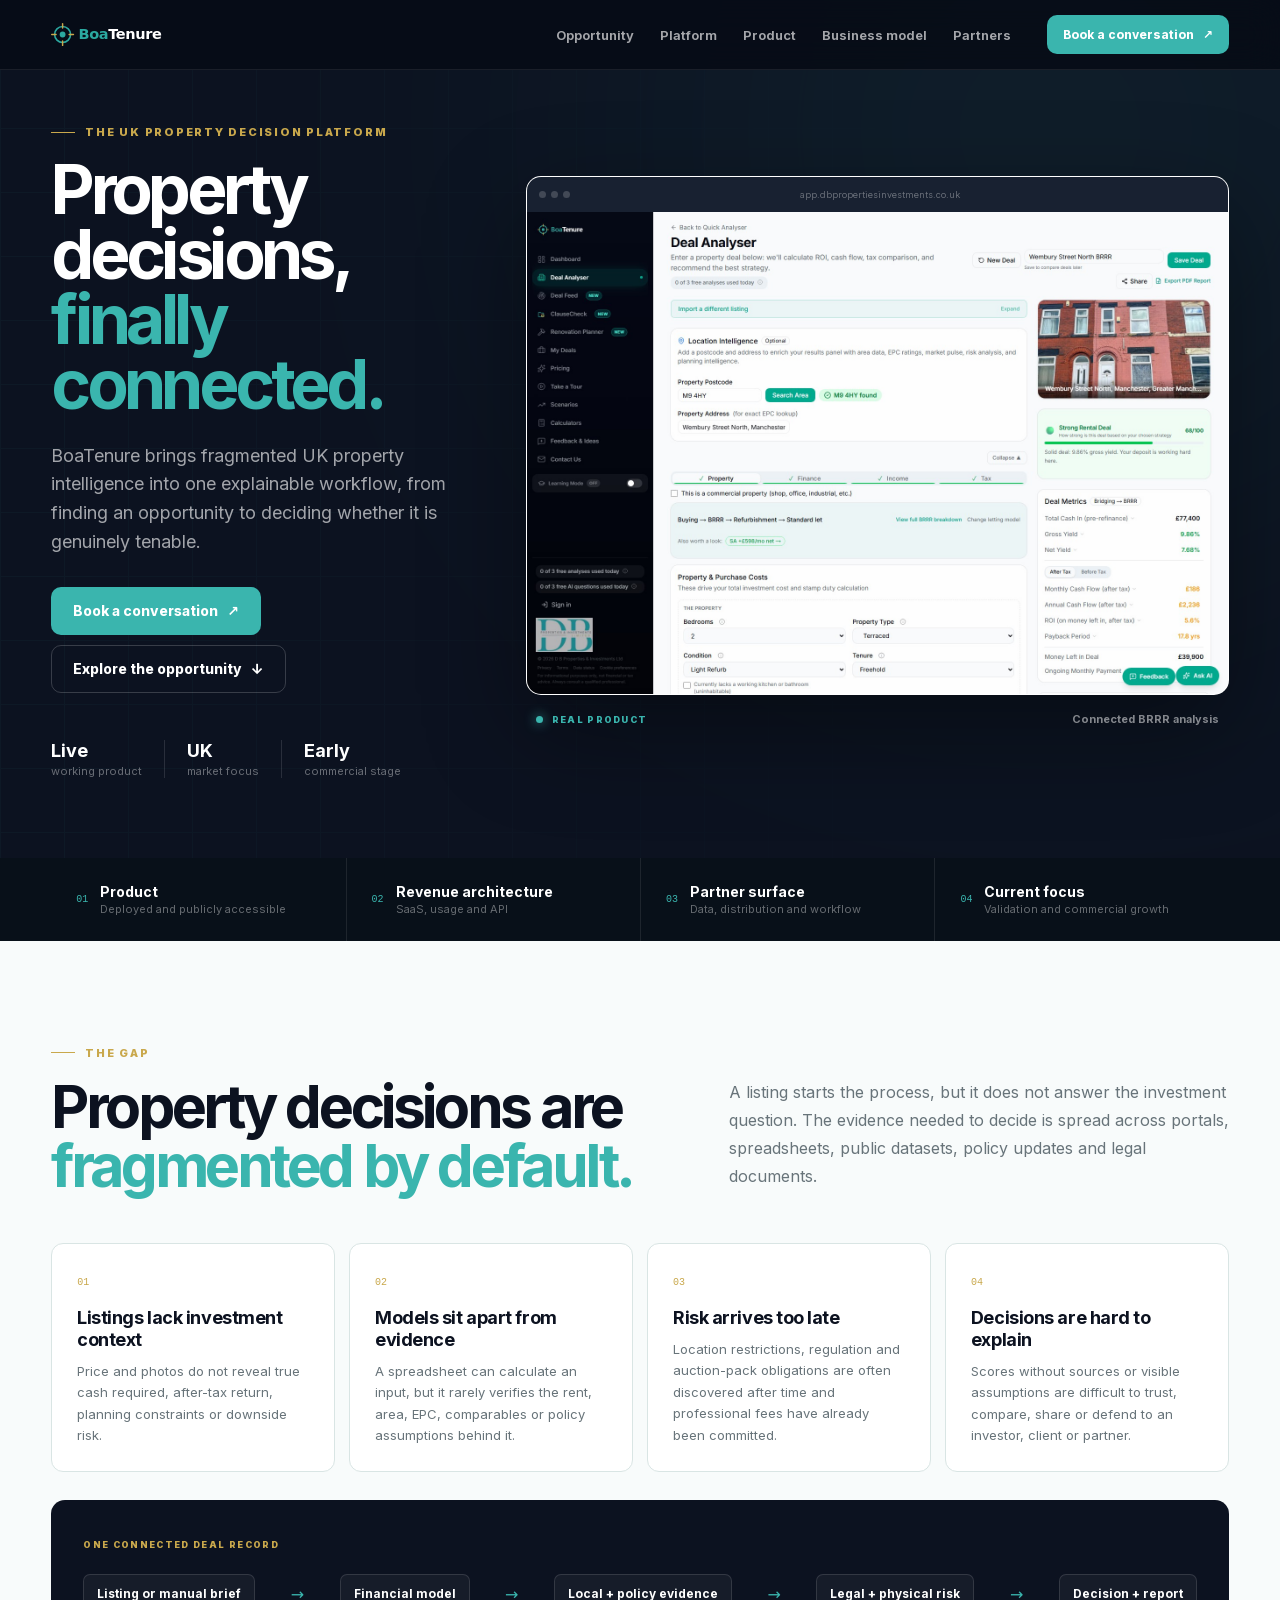
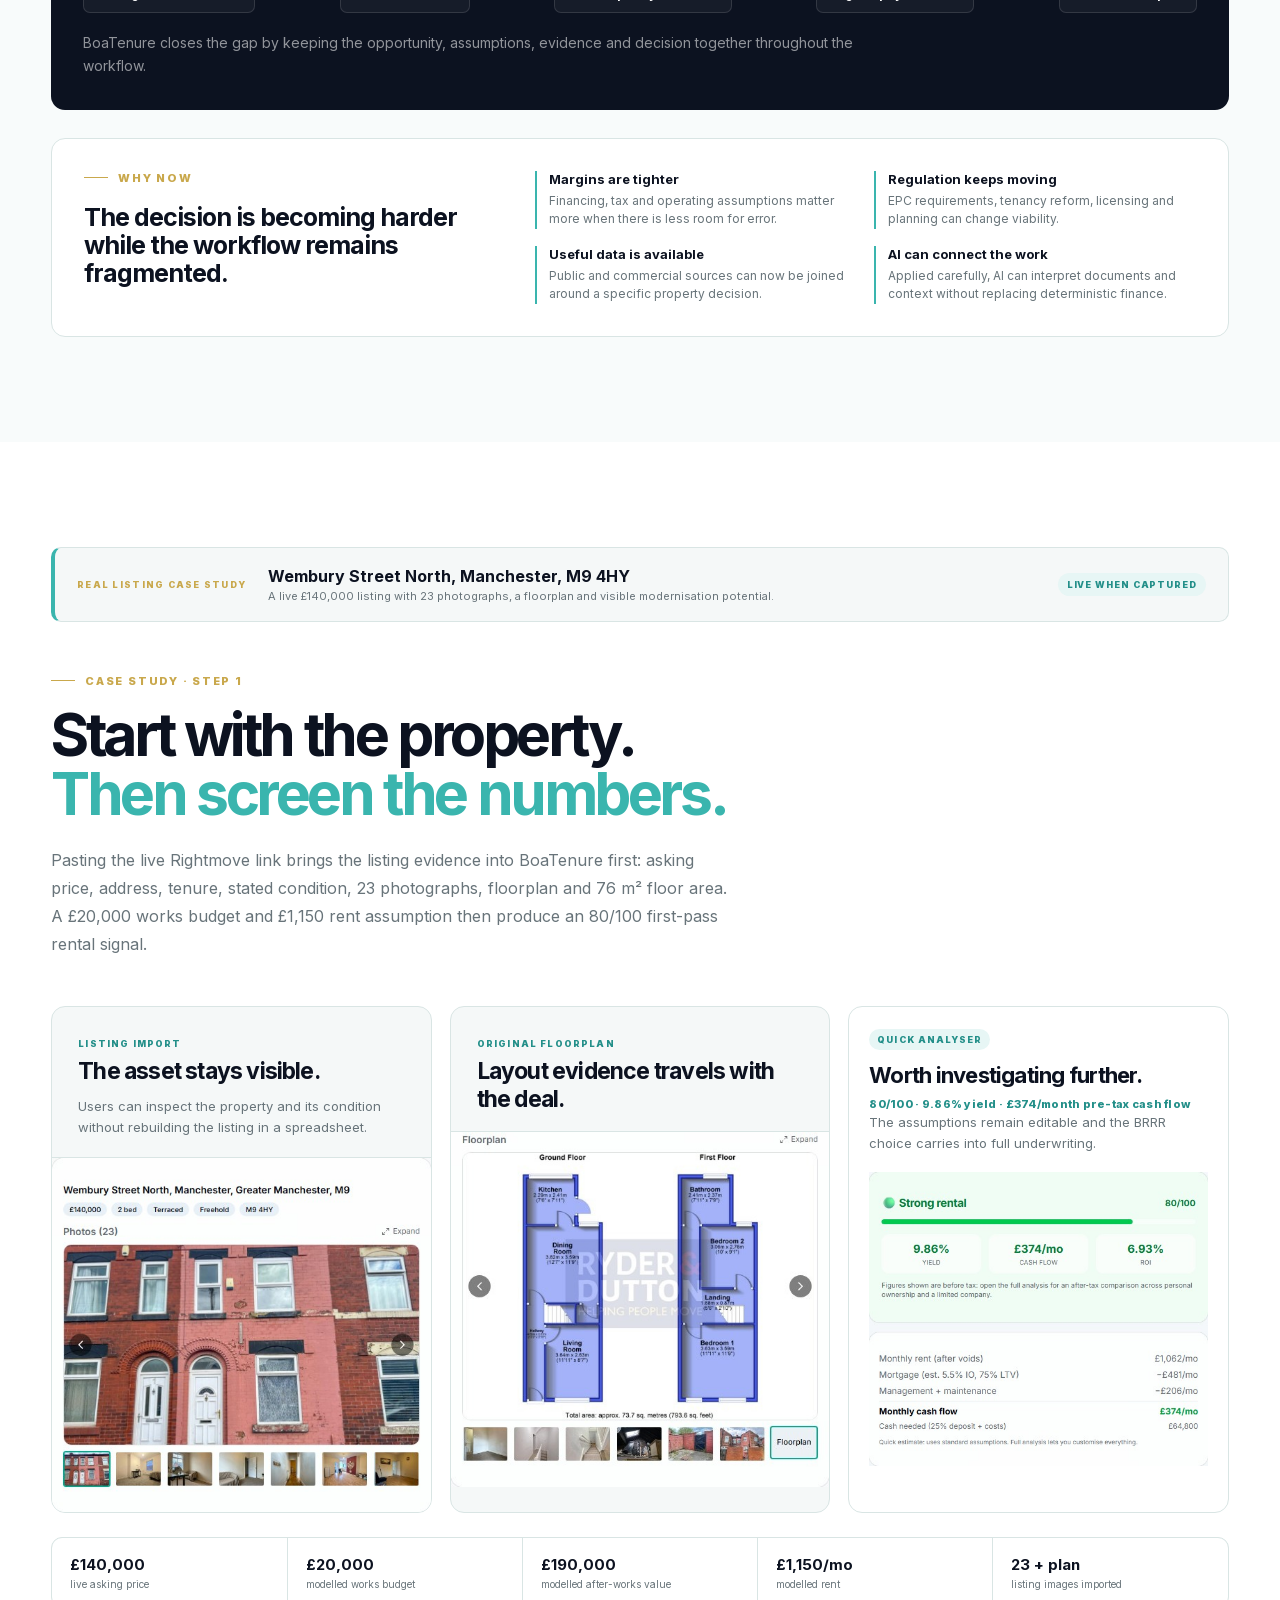
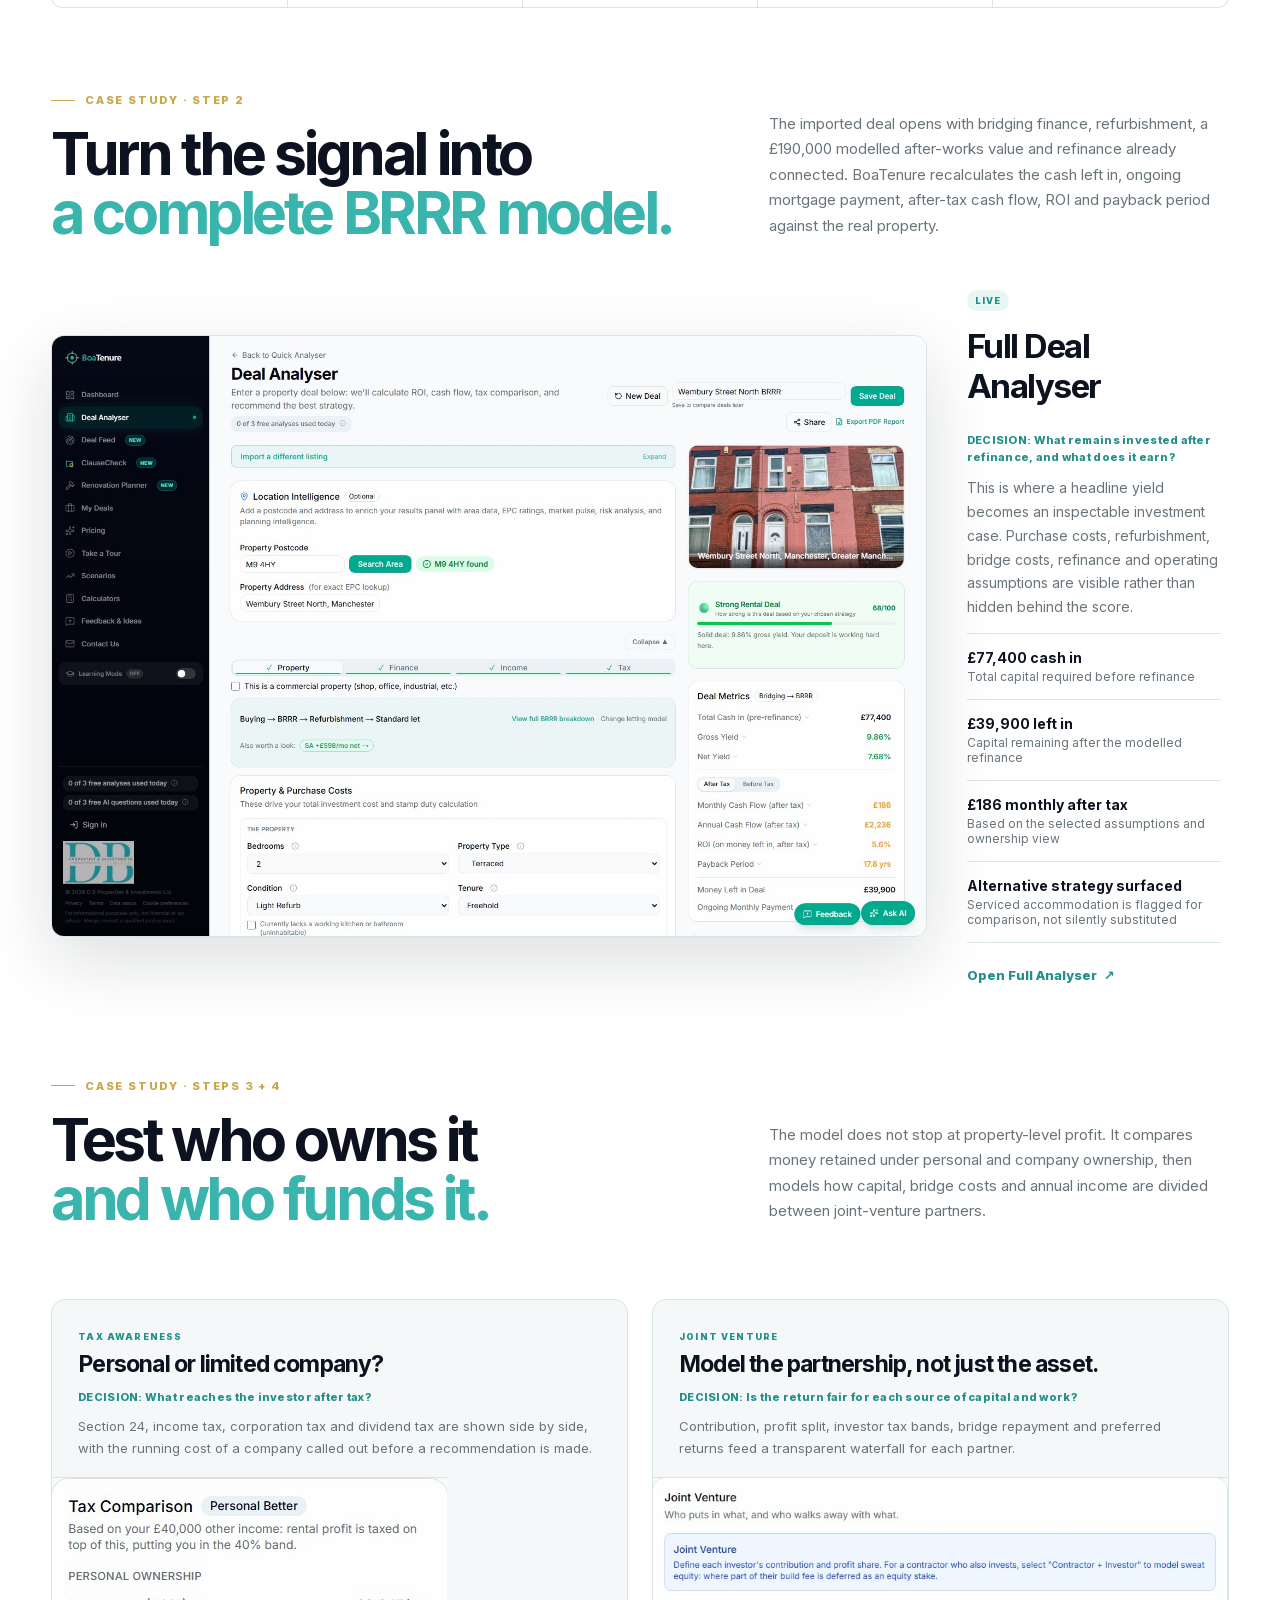
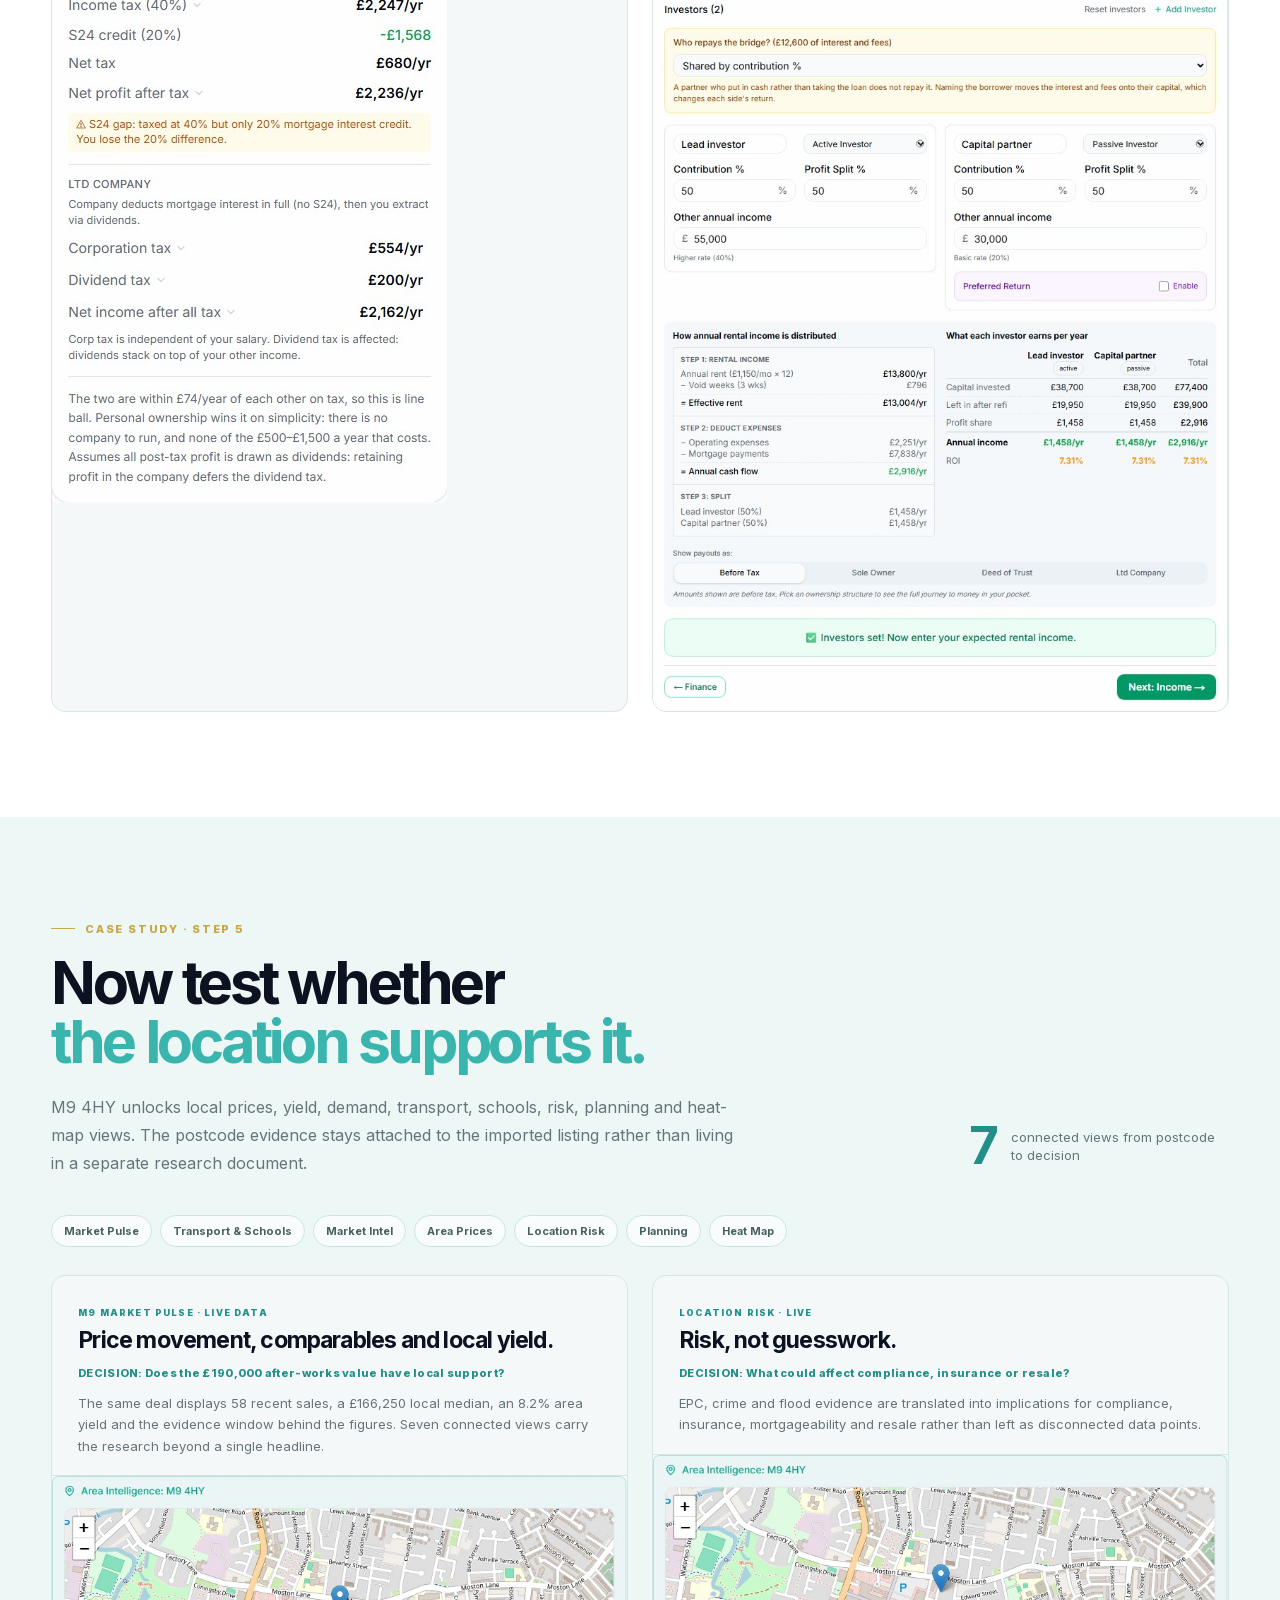
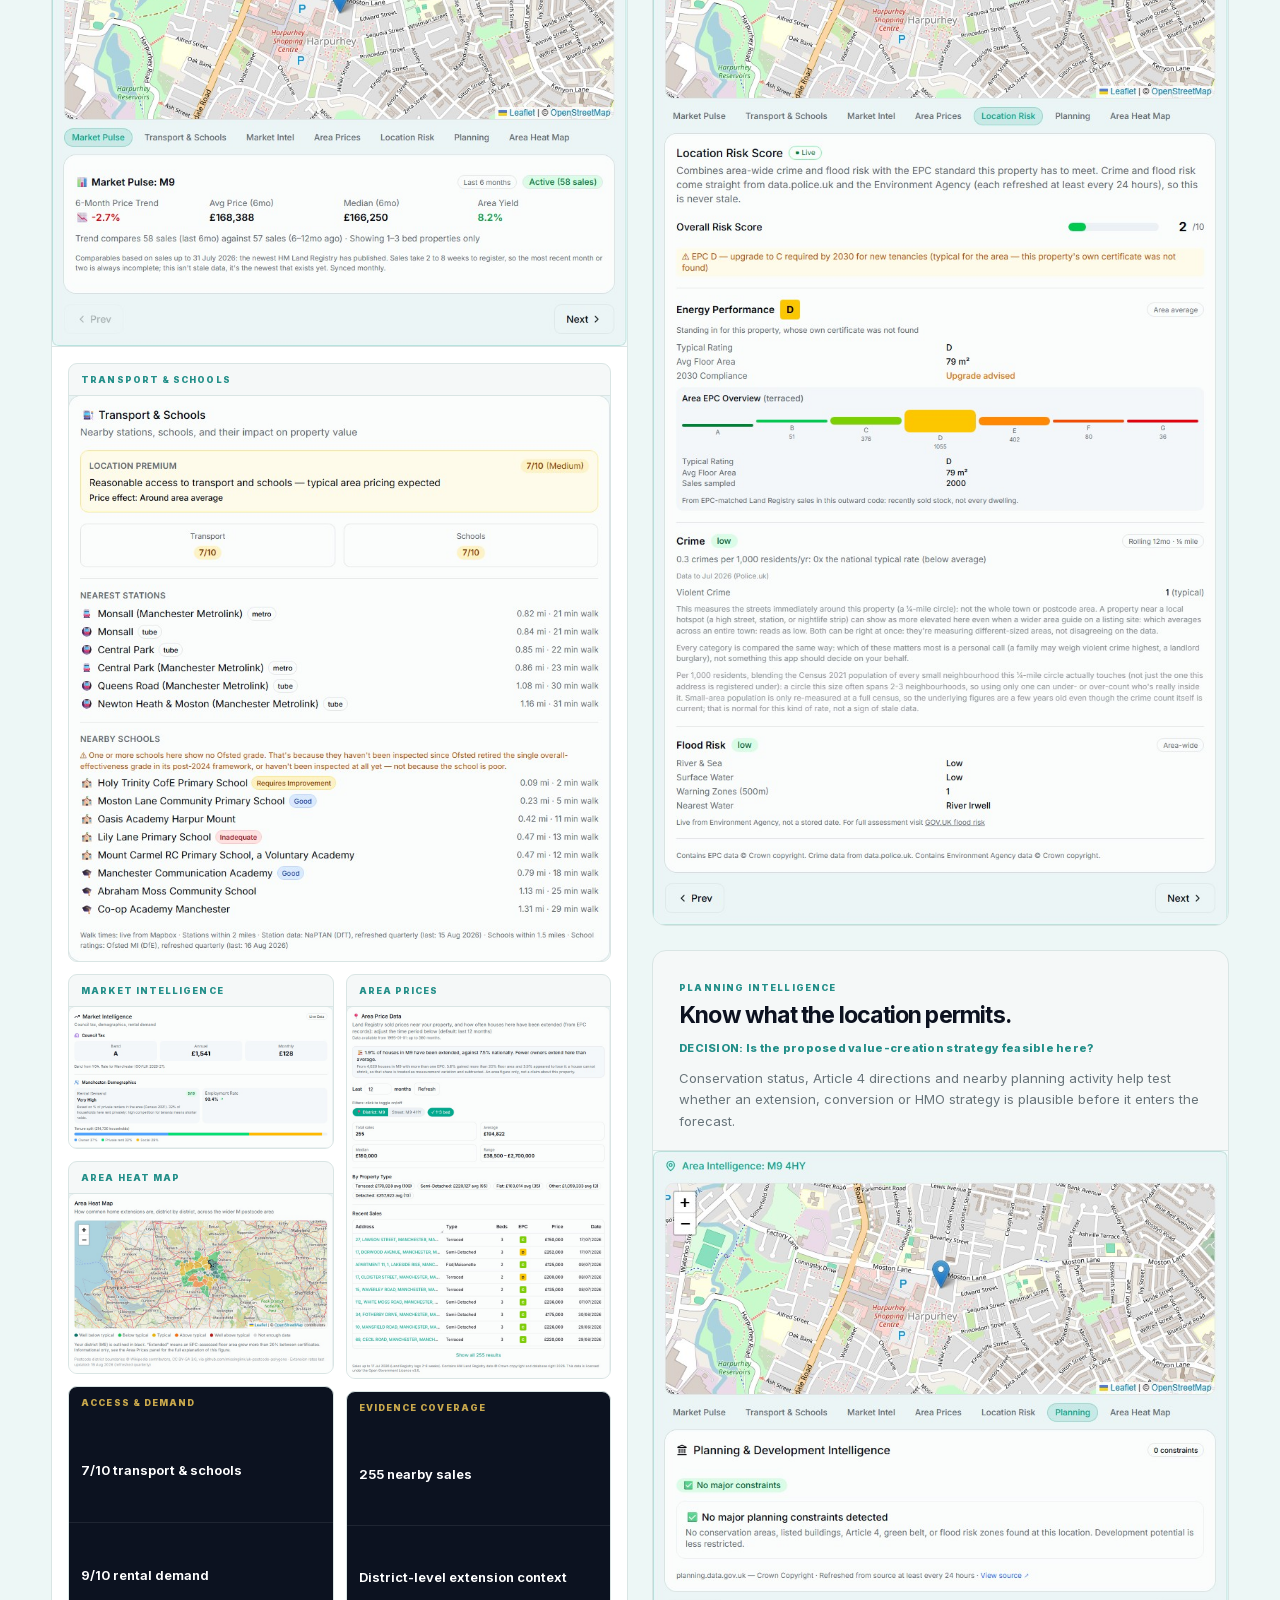
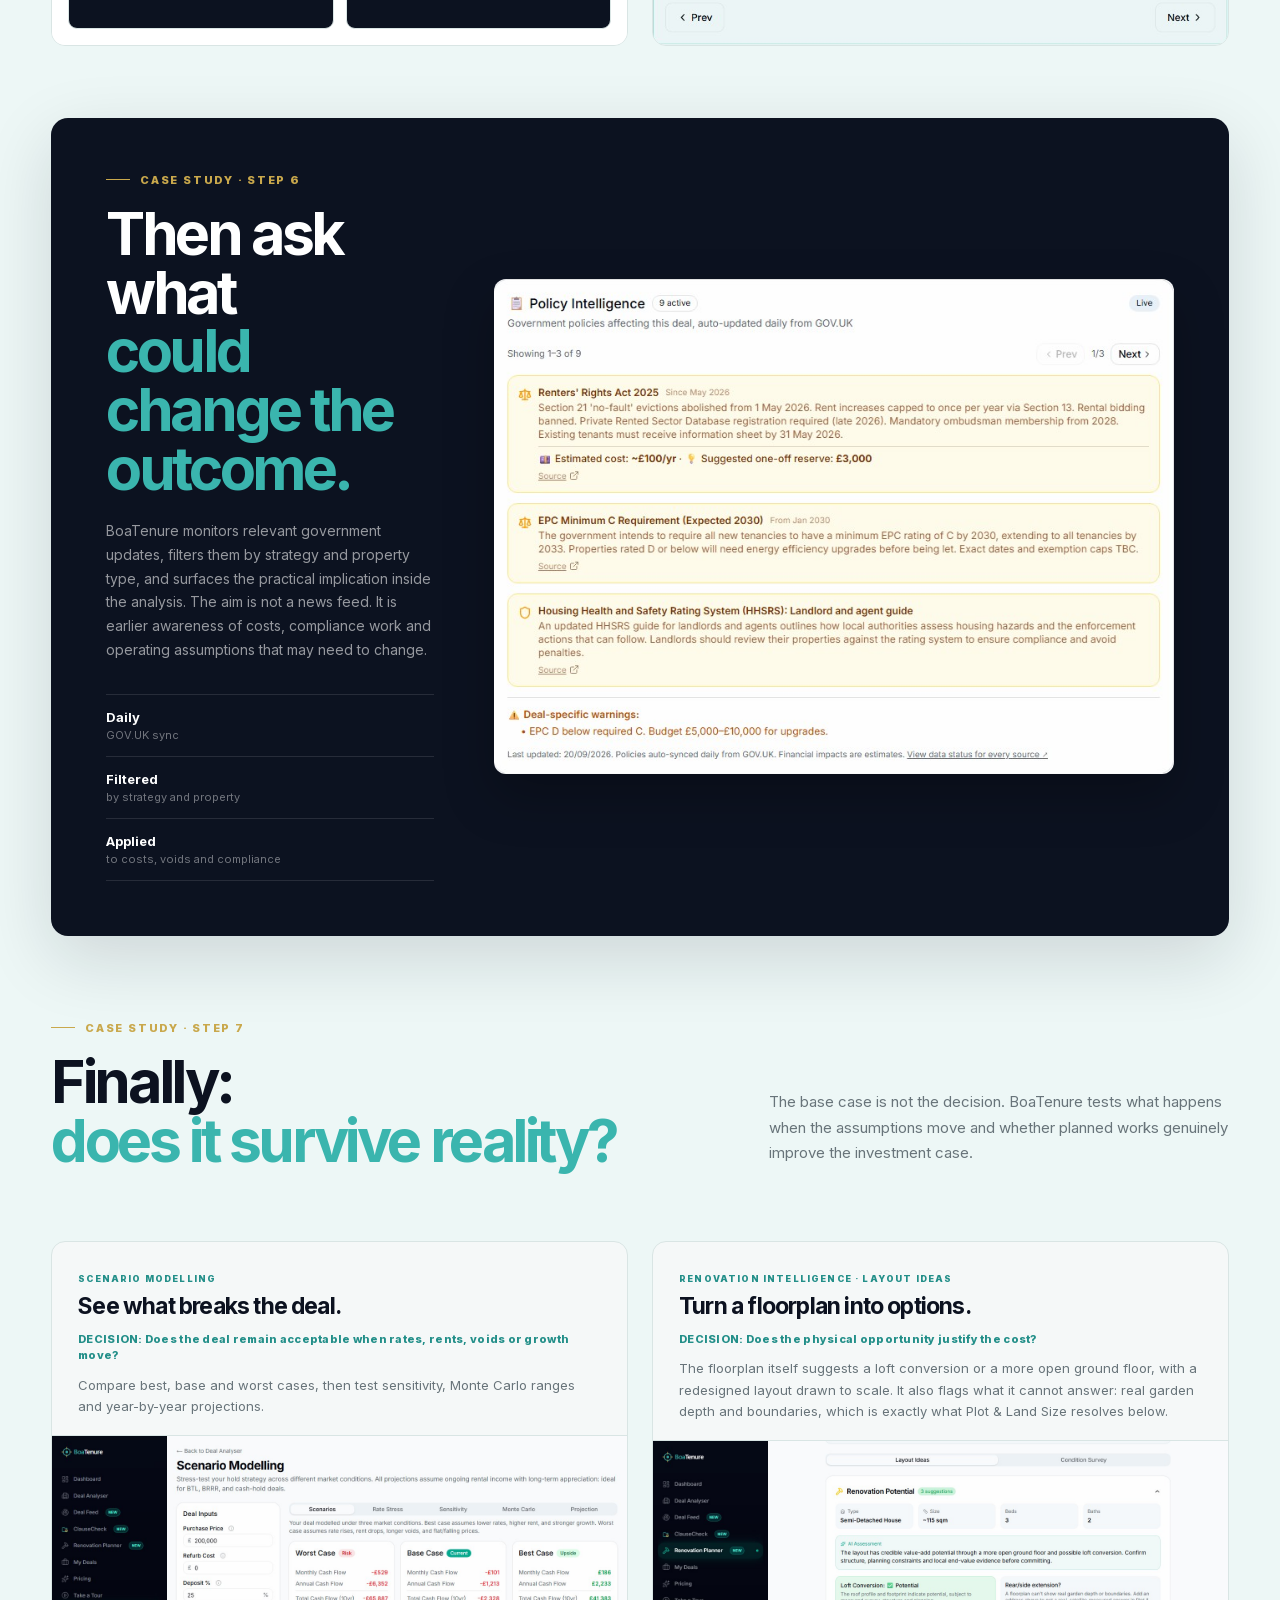
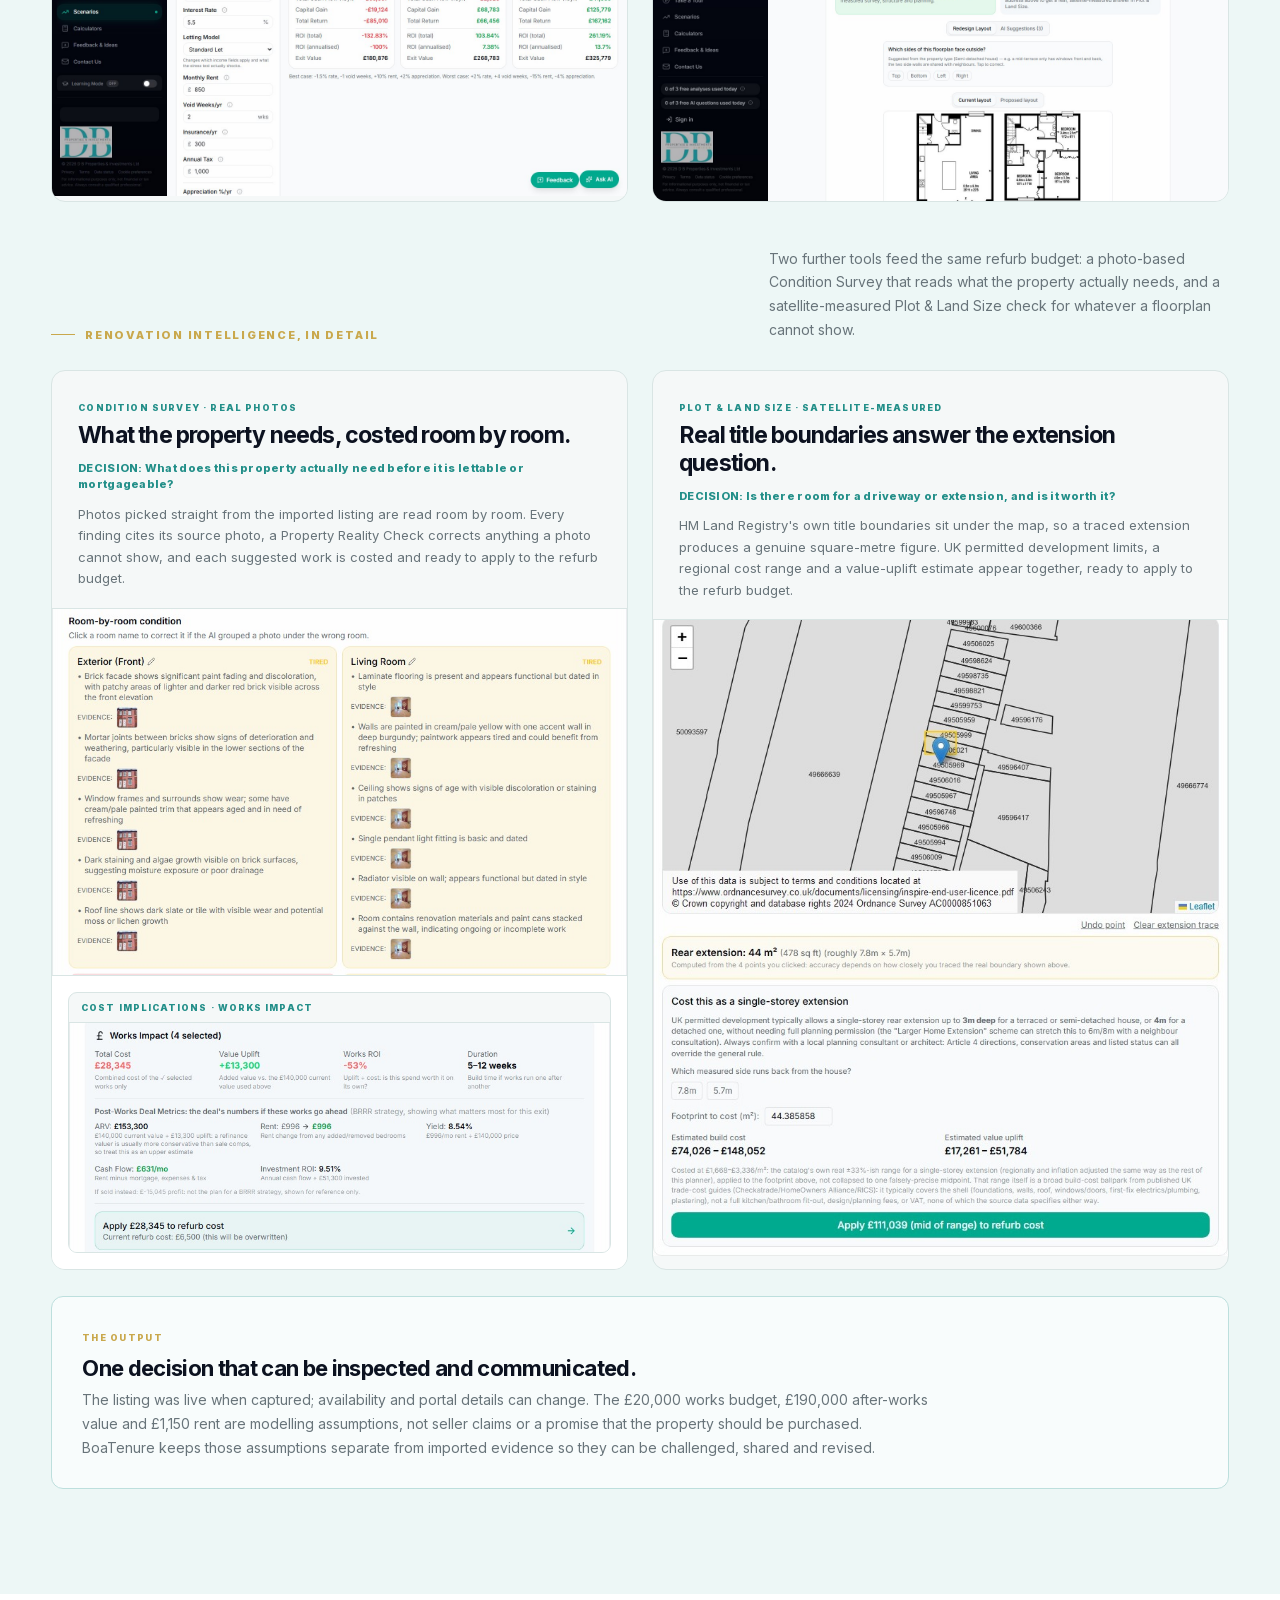
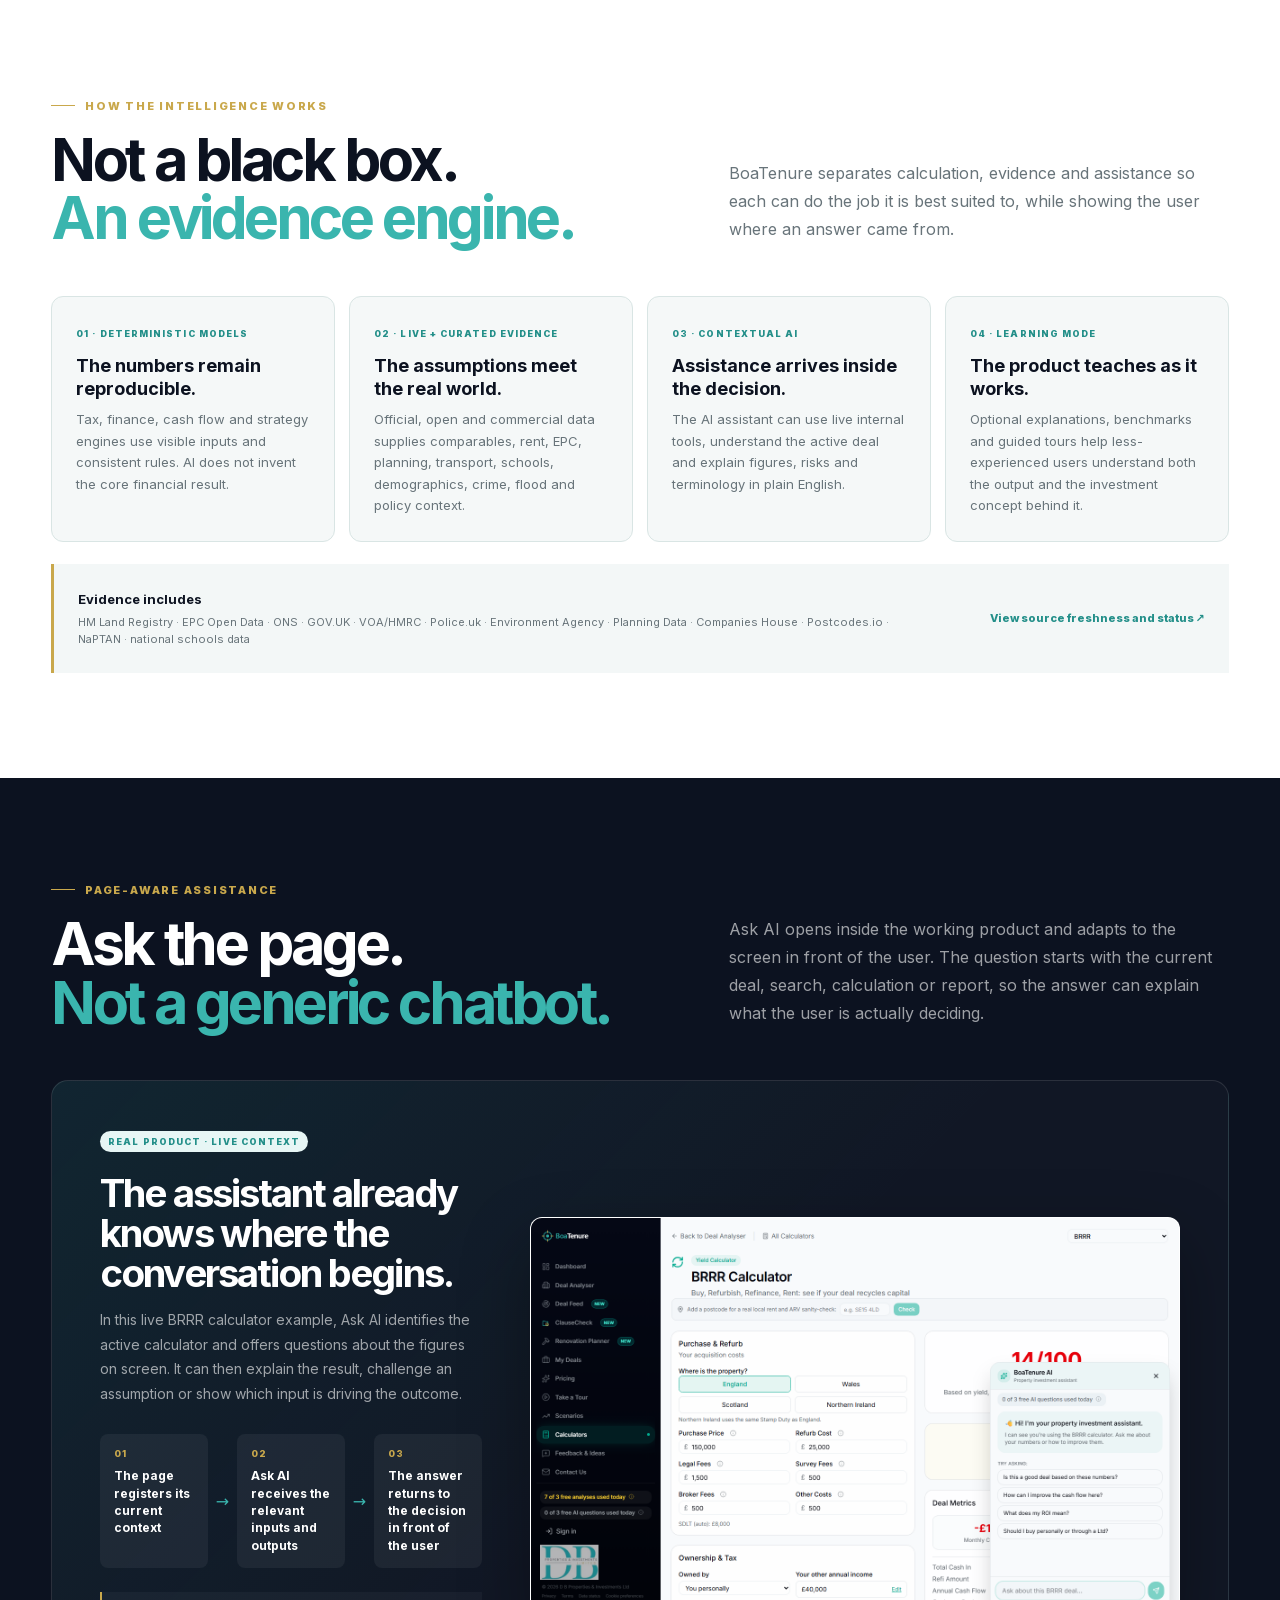
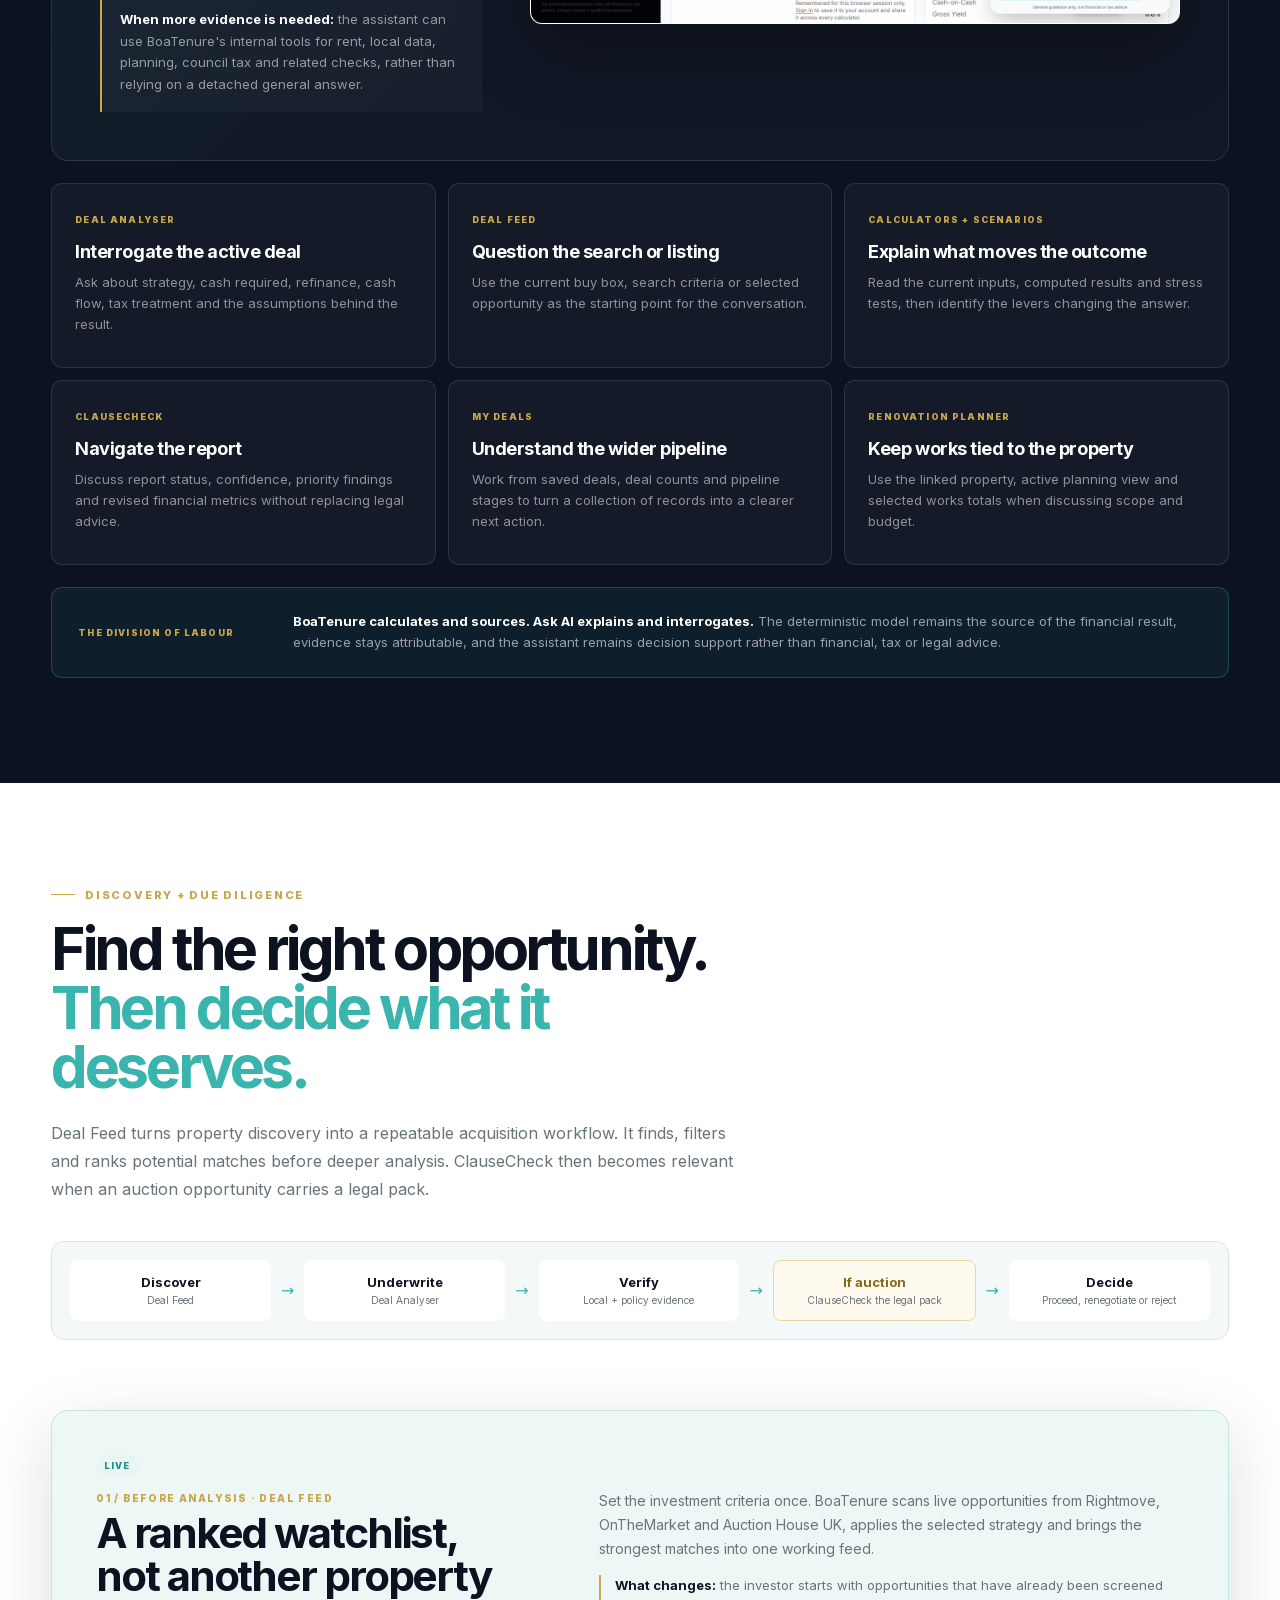
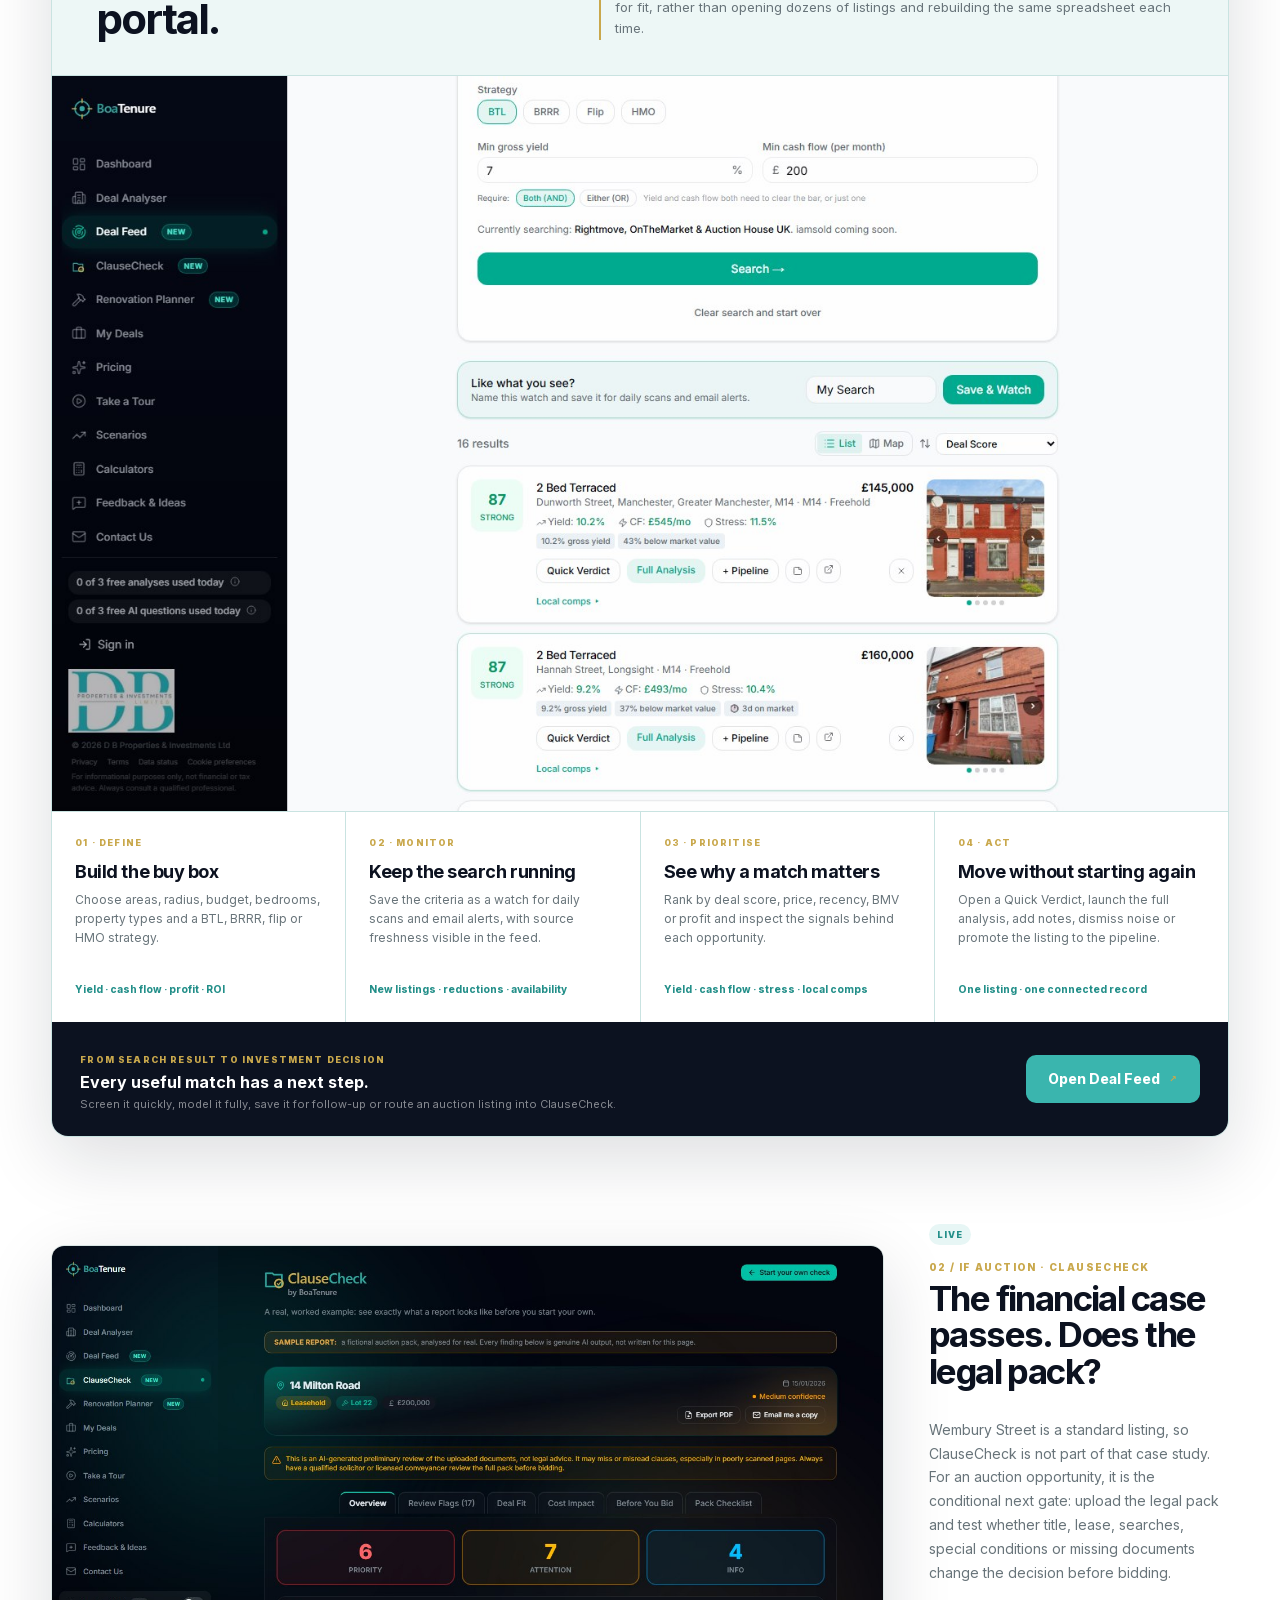
<file: index.html>
<!doctype html>
<html lang="en">
  <head>
    <meta charset="utf-8">
    <meta name="viewport" content="width=device-width, initial-scale=1">
    <meta name="theme-color" content="#0c1220">
    <meta name="description" content="See BoaTenure working: UK property deal analysis, local and policy intelligence, page-aware AI, deal sourcing, legal-pack review, renovation planning and 13 specialist calculators.">
    <meta property="og:title" content="BoaTenure | See the whole deal">
    <meta property="og:description" content="A visual tour of the working UK property intelligence platform.">
    <meta property="og:type" content="website">
    <meta property="og:image" content="https://deedee9090.github.io/boatenure-showcase/assets/screens/wembury-deal-analyser.jpg">
    <title>BoaTenure | See the whole deal</title>
    <link rel="icon" href="assets/mark.svg" type="image/svg+xml">
    <link rel="stylesheet" href="styles.css">
    <script src="script.js" defer></script>
  </head>
  <body>
    <a class="skip-link" href="#main">Skip to content</a>

    <header class="site-header">
      <a class="brand" href="#top" aria-label="BoaTenure showcase home">
        <img src="assets/boatenure-logo.svg" width="200" height="40" alt="BoaTenure">
      </a>
      <button class="menu-button" type="button" aria-controls="primary-nav" aria-expanded="false">
        <span></span><span></span><span class="sr-only">Open navigation</span>
      </button>
      <nav id="primary-nav" aria-label="Primary navigation">
        <a href="#opportunity">Opportunity</a>
        <a href="#platform">Platform</a>
        <a href="#source">Product</a>
        <a href="#model">Business model</a>
        <a href="#partners">Partners</a>
      </nav>
      <a class="button button--small" href="mailto:info@dbpropertiesinvestments.co.uk?subject=BoaTenure%20product%20and%20partnership%20conversation">Book a conversation <span>↗</span></a>
    </header>

    <main id="main">
      <section class="hero" id="top">
        <div class="hero-grid" aria-hidden="true"></div>
        <div class="hero-copy">
          <p class="eyebrow"><i></i> THE UK PROPERTY DECISION PLATFORM</p>
          <h1>Property decisions,<br><span>finally connected.</span></h1>
          <p class="hero-lede">BoaTenure brings fragmented UK property intelligence into one explainable workflow, from finding an opportunity to deciding whether it is genuinely tenable.</p>
          <div class="hero-actions">
            <a class="button" href="mailto:info@dbpropertiesinvestments.co.uk?subject=BoaTenure%20product%20and%20partnership%20conversation">Book a conversation <span>↗</span></a>
            <a class="button button--outline" href="#opportunity">Explore the opportunity <span>↓</span></a>
          </div>
          <div class="hero-facts">
            <div><strong>Live</strong><span>working product</span></div>
            <div><strong>UK</strong><span>market focus</span></div>
            <div><strong>Early</strong><span>commercial stage</span></div>
          </div>
        </div>
        <button class="hero-product image-button" type="button" data-lightbox="assets/screens/wembury-deal-analyser.jpg" data-caption="BoaTenure BRRR Deal Analyser">
          <span class="browser">
            <span class="browser-bar"><i></i><i></i><i></i><small>app.dbpropertiesinvestments.co.uk</small></span>
            <img src="assets/screens/wembury-deal-analyser.jpg" width="1600" height="1100" alt="BoaTenure BRRR Deal Analyser showing a real listing, refinance, cash flow, tax and strategy results">
          </span>
          <span class="hero-label"><i></i><span>REAL PRODUCT</span><b>Connected BRRR analysis</b></span>
        </button>
      </section>

      <section class="decision-strip" aria-label="BoaTenure opportunity snapshot">
        <div><span>01</span><b>Product</b><small>Deployed and publicly accessible</small></div>
        <div><span>02</span><b>Revenue architecture</b><small>SaaS, usage and API</small></div>
        <div><span>03</span><b>Partner surface</b><small>Data, distribution and workflow</small></div>
        <div><span>04</span><b>Current focus</b><small>Validation and commercial growth</small></div>
      </section>

      <section class="section challenge" id="opportunity">
        <div class="section-heading section-heading--split">
          <div>
            <p class="eyebrow"><i></i> THE GAP</p>
            <h2>Property decisions are<br><span>fragmented by default.</span></h2>
          </div>
          <p class="section-lede">A listing starts the process, but it does not answer the investment question. The evidence needed to decide is spread across portals, spreadsheets, public datasets, policy updates and legal documents.</p>
        </div>
        <div class="gap-grid">
          <article><span>01</span><h3>Listings lack investment context</h3><p>Price and photos do not reveal true cash required, after-tax return, planning constraints or downside risk.</p></article>
          <article><span>02</span><h3>Models sit apart from evidence</h3><p>A spreadsheet can calculate an input, but it rarely verifies the rent, area, EPC, comparables or policy assumptions behind it.</p></article>
          <article><span>03</span><h3>Risk arrives too late</h3><p>Location restrictions, regulation and auction-pack obligations are often discovered after time and professional fees have already been committed.</p></article>
          <article><span>04</span><h3>Decisions are hard to explain</h3><p>Scores without sources or visible assumptions are difficult to trust, compare, share or defend to an investor, client or partner.</p></article>
        </div>
        <div class="platform-thesis">
          <span>ONE CONNECTED DEAL RECORD</span>
          <div class="platform-flow">
            <b>Listing or manual brief</b><i>→</i><b>Financial model</b><i>→</i><b>Local + policy evidence</b><i>→</i><b>Legal + physical risk</b><i>→</i><b>Decision + report</b>
          </div>
          <p>BoaTenure closes the gap by keeping the opportunity, assumptions, evidence and decision together throughout the workflow.</p>
        </div>
        <div class="why-now">
          <div><p class="eyebrow"><i></i> WHY NOW</p><h3>The decision is becoming harder while the workflow remains fragmented.</h3></div>
          <div class="why-now-grid">
            <span><b>Margins are tighter</b><small>Financing, tax and operating assumptions matter more when there is less room for error.</small></span>
            <span><b>Regulation keeps moving</b><small>EPC requirements, tenancy reform, licensing and planning can change viability.</small></span>
            <span><b>Useful data is available</b><small>Public and commercial sources can now be joined around a specific property decision.</small></span>
            <span><b>AI can connect the work</b><small>Applied carefully, AI can interpret documents and context without replacing deterministic finance.</small></span>
          </div>
        </div>
      </section>

      <section class="section analyse" id="platform">
        <div class="case-file">
          <span>REAL LISTING CASE STUDY</span>
          <div><b>Wembury Street North, Manchester, M9 4HY</b><small>A live £140,000 listing with 23 photographs, a floorplan and visible modernisation potential.</small></div>
          <i>LIVE WHEN CAPTURED</i>
        </div>
        <div class="section-heading">
          <p class="eyebrow"><i></i> CASE STUDY · STEP 1</p>
          <h2>Start with the property.<br><span>Then screen the numbers.</span></h2>
          <p class="section-lede">Pasting the live Rightmove link brings the listing evidence into BoaTenure first: asking price, address, tenure, stated condition, 23 photographs, floorplan and 76 m² floor area. A £20,000 works budget and £1,150 rent assumption then produce an 80/100 first-pass rental signal.</p>
        </div>
        <div class="quick-proof-grid">
          <article class="quick-proof-card">
            <div class="card-heading"><span>LISTING IMPORT</span><h3>The asset stays visible.</h3><p>Users can inspect the property and its condition without rebuilding the listing in a spreadsheet.</p></div>
            <button class="image-button" type="button" data-lightbox="assets/screens/wembury-listing.jpg" data-caption="Wembury Street North listing imported into BoaTenure">
              <img src="assets/screens/wembury-listing.jpg" width="544" height="510" alt="Real Wembury Street North listing imported into BoaTenure with asking price and photographs">
            </button>
          </article>
          <div class="quick-proof-stack">
            <article class="quick-proof-card">
              <div class="card-heading"><span>ORIGINAL FLOORPLAN</span><h3>Layout evidence travels with the deal.</h3></div>
              <button class="image-button" type="button" data-lightbox="assets/screens/wembury-floorplan.jpg?v=2" data-caption="Original listing floorplan inside BoaTenure">
                <img src="assets/screens/wembury-floorplan.jpg?v=2" width="544" height="511" alt="Original Wembury Street North floorplan displayed inside BoaTenure">
              </button>
            </article>
            <article class="quick-result-card">
              <div>
                <span class="live-pill">QUICK ANALYSER</span>
                <h3>Worth investigating further.</h3>
                <p class="decision-question">80/100 · 9.86% yield · £374/month pre-tax cash flow</p>
                <p>The assumptions remain editable and the BRRR choice carries into full underwriting.</p>
              </div>
              <button class="image-button" type="button" data-lightbox="assets/screens/wembury-quick-result.jpg?v=2" data-caption="Quick Analyser result and monthly cash flow breakdown for the Wembury Street North listing">
                <img src="assets/screens/wembury-quick-result.jpg?v=2" width="544" height="473" alt="BoaTenure Quick Analyser showing an 80 out of 100 strong rental result with the monthly rent, mortgage and cash flow breakdown">
              </button>
            </article>
          </div>
        </div>
        <div class="case-assumptions">
          <span><b>£140,000</b><small>live asking price</small></span>
          <span><b>£20,000</b><small>modelled works budget</small></span>
          <span><b>£190,000</b><small>modelled after-works value</small></span>
          <span><b>£1,150/mo</b><small>modelled rent</small></span>
          <span><b>23 + plan</b><small>listing images imported</small></span>
        </div>

        <div class="case-step-heading case-step-heading--split">
          <div>
            <p class="eyebrow"><i></i> CASE STUDY · STEP 2</p>
            <h2>Turn the signal into<br><span>a complete BRRR model.</span></h2>
          </div>
          <p>The imported deal opens with bridging finance, refurbishment, a £190,000 modelled after-works value and refinance already connected. BoaTenure recalculates the cash left in, ongoing mortgage payment, after-tax cash flow, ROI and payback period against the real property.</p>
        </div>
        <div class="feature-stage">
          <button class="product-shot image-button" type="button" data-lightbox="assets/screens/wembury-deal-analyser.jpg" data-caption="Full BRRR underwriting for Wembury Street North">
            <img src="assets/screens/wembury-deal-analyser.jpg" width="1600" height="1100" alt="BoaTenure full BRRR analysis for Wembury Street North showing the real listing, refinance, cash flow and tax">
          </button>
          <div class="feature-summary">
            <span class="live-pill">LIVE</span>
            <h3>Full Deal Analyser</h3>
            <p class="decision-question">DECISION: What remains invested after refinance, and what does it earn?</p>
            <p class="explain-copy">This is where a headline yield becomes an inspectable investment case. Purchase costs, refurbishment, bridge costs, refinance and operating assumptions are visible rather than hidden behind the score.</p>
            <div class="signal-grid">
              <span><b>£77,400 cash in</b><small>Total capital required before refinance</small></span>
              <span><b>£39,900 left in</b><small>Capital remaining after the modelled refinance</small></span>
              <span><b>£186 monthly after tax</b><small>Based on the selected assumptions and ownership view</small></span>
              <span><b>Alternative strategy surfaced</b><small>Serviced accommodation is flagged for comparison, not silently substituted</small></span>
            </div>
            <a href="https://app.dbpropertiesinvestments.co.uk/deals">Open Full Analyser <span>↗</span></a>
          </div>
        </div>

        <div class="case-step-heading case-step-heading--split">
          <div>
            <p class="eyebrow"><i></i> CASE STUDY · STEPS 3 + 4</p>
            <h2>Test who owns it<br><span>and who funds it.</span></h2>
          </div>
          <p>The model does not stop at property-level profit. It compares money retained under personal and company ownership, then models how capital, bridge costs and annual income are divided between joint-venture partners.</p>
        </div>
        <div class="duo-grid ownership-grid">
          <article class="visual-card">
            <div class="card-heading"><span>TAX AWARENESS</span><h3>Personal or limited company?</h3><p class="decision-question">DECISION: What reaches the investor after tax?</p><p>Section 24, income tax, corporation tax and dividend tax are shown side by side, with the running cost of a company called out before a recommendation is made.</p></div>
            <button class="image-button" type="button" data-lightbox="assets/screens/wembury-tax-comparison.jpg" data-caption="Personal versus limited-company tax comparison for Wembury Street North">
              <img src="assets/screens/wembury-tax-comparison.jpg" width="395" height="625" alt="BoaTenure tax comparison for the real listing showing personal ownership, Section 24 and limited-company outcomes">
            </button>
          </article>
          <article class="visual-card">
            <div class="card-heading"><span>JOINT VENTURE</span><h3>Model the partnership, not just the asset.</h3><p class="decision-question">DECISION: Is the return fair for each source of capital and work?</p><p>Contribution, profit split, investor tax bands, bridge repayment and preferred returns feed a transparent waterfall for each partner.</p></div>
            <button class="image-button" type="button" data-lightbox="assets/screens/wembury-joint-venture.jpg" data-caption="50/50 joint-venture capital and profit waterfall for Wembury Street North">
              <img src="assets/screens/wembury-joint-venture.jpg" width="814" height="1179" alt="BoaTenure joint-venture model for the real listing showing two investors, 50-50 contributions, profit splits and individual returns">
            </button>
          </article>
        </div>
      </section>

      <section class="section intelligence" id="intelligence">
        <div class="section-heading section-heading--split">
          <div>
            <p class="eyebrow"><i></i> CASE STUDY · STEP 5</p>
            <h2>Now test whether<br><span>the location supports it.</span></h2>
            <p class="section-lede">M9 4HY unlocks local prices, yield, demand, transport, schools, risk, planning and heat-map views. The postcode evidence stays attached to the imported listing rather than living in a separate research document.</p>
          </div>
          <div class="intel-count"><strong>7</strong><span>connected views from postcode to decision</span></div>
        </div>

        <div class="intel-tabs" aria-label="Area Intelligence views">
          <span>Market Pulse</span><span>Transport &amp; Schools</span><span>Market Intel</span><span>Area Prices</span><span>Location Risk</span><span>Planning</span><span>Heat Map</span>
        </div>

        <div class="intelligence-grid">
          <article class="intel-card intel-card--wide">
            <div class="card-heading">
              <span>M9 MARKET PULSE · LIVE DATA</span>
              <h3>Price movement, comparables and local yield.</h3>
              <p class="decision-question">DECISION: Does the £190,000 after-works value have local support?</p>
              <p>The same deal displays 58 recent sales, a £166,250 local median, an 8.2% area yield and the evidence window behind the figures. Seven connected views carry the research beyond a single headline.</p>
            </div>
            <button class="image-button" type="button" data-lightbox="assets/screens/wembury-area-intelligence.jpg" data-caption="Area Intelligence for the Wembury Street North BRRR example">
              <img src="assets/screens/wembury-area-intelligence.jpg" width="814" height="665" alt="BoaTenure M9 Area Intelligence showing a map, local sales, median price and area yield">
            </button>
            <div class="intel-detail-grid">
              <button class="intel-detail intel-detail--wide image-button" type="button" data-lightbox="assets/screens/wembury-transport-schools.jpg" data-caption="Transport and Schools for Wembury Street North">
                <span>TRANSPORT &amp; SCHOOLS</span>
                <img src="assets/screens/wembury-transport-schools.jpg" width="780" height="815" alt="BoaTenure Transport and Schools showing nearby stations, walking times, schools and location score">
              </button>
              <div class="intel-detail-columns">
                <div class="intel-detail-column">
                  <button class="intel-detail image-button" type="button" data-lightbox="assets/screens/wembury-market-intelligence.jpg" data-caption="Market Intelligence for Wembury Street North">
                    <span>MARKET INTELLIGENCE</span>
                    <img src="assets/screens/wembury-market-intelligence.jpg" width="780" height="417" alt="BoaTenure Market Intelligence showing council tax, demographics and rental demand">
                  </button>
                  <button class="intel-detail image-button" type="button" data-lightbox="assets/screens/wembury-area-heatmap.jpg" data-caption="Area Heat Map for Wembury Street North">
                    <span>AREA HEAT MAP</span>
                    <img src="assets/screens/wembury-area-heatmap.jpg" width="780" height="530" alt="BoaTenure Area Heat Map showing extension activity across neighbouring postcode districts">
                  </button>
                  <div class="intel-detail-summary">
                    <span>ACCESS &amp; DEMAND</span>
                    <b>7/10 transport &amp; schools</b>
                    <b>9/10 rental demand</b>
                  </div>
                </div>
                <div class="intel-detail-column">
                  <button class="intel-detail image-button" type="button" data-lightbox="assets/screens/wembury-area-prices.jpg" data-caption="Area Price Data for Wembury Street North">
                    <span>AREA PRICES</span>
                    <img src="assets/screens/wembury-area-prices.jpg" width="780" height="1100" alt="BoaTenure Area Price Data showing recent Land Registry sales and local extension evidence">
                  </button>
                  <div class="intel-detail-summary">
                    <span>EVIDENCE COVERAGE</span>
                    <b>255 nearby sales</b>
                    <b>District-level extension context</b>
                  </div>
                </div>
              </div>
            </div>
          </article>
          <article class="intel-card">
            <div class="card-heading">
              <span>LOCATION RISK · LIVE</span>
              <h3>Risk, not guesswork.</h3>
              <p class="decision-question">DECISION: What could affect compliance, insurance or resale?</p>
              <p>EPC, crime and flood evidence are translated into implications for compliance, insurance, mortgageability and resale rather than left as disconnected data points.</p>
            </div>
            <button class="image-button" type="button" data-lightbox="assets/screens/wembury-location-risk.jpg" data-caption="Location Risk Intelligence for Wembury Street North">
              <img src="assets/screens/wembury-location-risk.jpg" width="814" height="1516" alt="BoaTenure Location Risk for Wembury Street North showing EPC, crime and flood evidence">
            </button>
          </article>
          <article class="intel-card">
            <div class="card-heading">
              <span>PLANNING INTELLIGENCE</span>
              <h3>Know what the location permits.</h3>
              <p class="decision-question">DECISION: Is the proposed value-creation strategy feasible here?</p>
              <p>Conservation status, Article 4 directions and nearby planning activity help test whether an extension, conversion or HMO strategy is plausible before it enters the forecast.</p>
            </div>
            <button class="image-button" type="button" data-lightbox="assets/screens/wembury-planning-intelligence.jpg" data-caption="Planning and Development Intelligence for Wembury Street North">
              <img src="assets/screens/wembury-planning-intelligence.jpg" width="814" height="699" alt="BoaTenure Planning and Development Intelligence for Wembury Street North">
            </button>
          </article>
        </div>

        <article class="policy-stage">
          <div>
            <p class="eyebrow"><i></i> CASE STUDY · STEP 6</p>
            <h2>Then ask what<br><span>could change the outcome.</span></h2>
            <p class="policy-explainer">BoaTenure monitors relevant government updates, filters them by strategy and property type, and surfaces the practical implication inside the analysis. The aim is not a news feed. It is earlier awareness of costs, compliance work and operating assumptions that may need to change.</p>
            <div class="policy-stats">
              <span><b>Daily</b><small>GOV.UK sync</small></span>
              <span><b>Filtered</b><small>by strategy and property</small></span>
              <span><b>Applied</b><small>to costs, voids and compliance</small></span>
            </div>
          </div>
          <button class="image-button" type="button" data-lightbox="assets/screens/wembury-policy-intelligence.jpg" data-caption="Deal-specific Policy Intelligence for Wembury Street North">
            <img src="assets/screens/wembury-policy-intelligence.jpg" width="814" height="592" alt="BoaTenure Policy Intelligence showing nine active updates, cost estimates and an EPC warning for the real listing">
          </button>
        </article>

        <div class="case-step-heading case-step-heading--split">
          <div>
            <p class="eyebrow"><i></i> CASE STUDY · STEP 7</p>
            <h2>Finally:<br><span>does it survive reality?</span></h2>
          </div>
          <p>The base case is not the decision. BoaTenure tests what happens when the assumptions move and whether planned works genuinely improve the investment case.</p>
        </div>
        <div class="duo-grid decision-tools">
          <article class="visual-card">
            <div class="card-heading"><span>SCENARIO MODELLING</span><h3>See what breaks the deal.</h3><p class="decision-question">DECISION: Does the deal remain acceptable when rates, rents, voids or growth move?</p><p>Compare best, base and worst cases, then test sensitivity, Monte Carlo ranges and year-by-year projections.</p></div>
            <button class="image-button" type="button" data-lightbox="assets/screens/scenarios.jpg" data-caption="Scenario Modelling">
              <img src="assets/screens/scenarios.jpg" width="1440" height="900" alt="BoaTenure scenario modelling with best, base and worst cases">
            </button>
          </article>
          <article class="visual-card">
            <div class="card-heading"><span>RENOVATION INTELLIGENCE · LAYOUT IDEAS</span><h3>Turn a floorplan into options.</h3><p class="decision-question">DECISION: Does the physical opportunity justify the cost?</p><p>The floorplan itself suggests a loft conversion or a more open ground floor, with a redesigned layout drawn to scale. It also flags what it cannot answer: real garden depth and boundaries, which is exactly what Plot &amp; Land Size resolves below.</p></div>
            <button class="image-button" type="button" data-lightbox="assets/screens/renovation.jpg" data-caption="Renovation Planner: Layout Ideas from the real floorplan">
              <img src="assets/screens/renovation.jpg" width="1440" height="900" alt="BoaTenure renovation planner with floorplan-based layout ideas and cost impact">
            </button>
          </article>
        </div>

        <div class="reno-detail-heading">
          <p class="eyebrow"><i></i> RENOVATION INTELLIGENCE, IN DETAIL</p>
          <p class="reno-detail-lede">Two further tools feed the same refurb budget: a photo-based Condition Survey that reads what the property actually needs, and a satellite-measured Plot &amp; Land Size check for whatever a floorplan cannot show.</p>
        </div>

        <div class="intelligence-grid reno-tools-grid">
          <article class="intel-card">
            <div class="card-heading">
              <span>CONDITION SURVEY · REAL PHOTOS</span>
              <h3>What the property needs, costed room by room.</h3>
              <p class="decision-question">DECISION: What does this property actually need before it is lettable or mortgageable?</p>
              <p>Photos picked straight from the imported listing are read room by room. Every finding cites its source photo, a Property Reality Check corrects anything a photo cannot show, and each suggested work is costed and ready to apply to the refurb budget.</p>
            </div>
            <button class="image-button" type="button" data-lightbox="assets/screens/condition-survey-findings.jpg?v=2" data-caption="Condition Survey room-by-room findings, each citing its source photo">
              <img src="assets/screens/condition-survey-findings.jpg?v=2" width="864" height="550" alt="BoaTenure Condition Survey showing tired-rated Exterior and Living Room findings, each citing a source photo">
            </button>
            <div class="reno-extra-shots">
              <button class="reno-extra-shot image-button" type="button" data-lightbox="assets/screens/condition-survey-impact.jpg?v=2" data-caption="Works Impact, deal metrics and apply to refurb cost">
                <span>COST IMPLICATIONS · WORKS IMPACT</span>
                <img src="assets/screens/condition-survey-impact.jpg?v=2" width="864" height="367" alt="BoaTenure Condition Survey Works Impact summary applying the costed total to the deal's refurb budget">
              </button>
            </div>
          </article>

          <article class="intel-card">
            <div class="card-heading">
              <span>PLOT &amp; LAND SIZE · SATELLITE-MEASURED</span>
              <h3>Real title boundaries answer the extension question.</h3>
              <p class="decision-question">DECISION: Is there room for a driveway or extension, and is it worth it?</p>
              <p>HM Land Registry's own title boundaries sit under the map, so a traced extension produces a genuine square-metre figure. UK permitted development limits, a regional cost range and a value-uplift estimate appear together, ready to apply to the refurb budget.</p>
            </div>
            <button class="image-button" type="button" data-lightbox="assets/screens/plot-land-size.jpg?v=2" data-caption="Plot & Land Size: a traced rear extension against real title boundaries">
              <img src="assets/screens/plot-land-size.jpg?v=2" width="814" height="901" alt="BoaTenure Plot and Land Size showing a traced rear extension against HM Land Registry title boundaries, with permitted development guidance and costed value uplift">
            </button>
          </article>
        </div>

        <div class="case-outcome">
          <span>THE OUTPUT</span>
          <h3>One decision that can be inspected and communicated.</h3>
          <p>The listing was live when captured; availability and portal details can change. The £20,000 works budget, £190,000 after-works value and £1,150 rent are modelling assumptions, not seller claims or a promise that the property should be purchased. BoaTenure keeps those assumptions separate from imported evidence so they can be challenged, shared and revised.</p>
        </div>
      </section>

      <section class="section evidence-engine">
        <div class="section-heading section-heading--split">
          <div>
            <p class="eyebrow"><i></i> HOW THE INTELLIGENCE WORKS</p>
            <h2>Not a black box.<br><span>An evidence engine.</span></h2>
          </div>
          <p class="section-lede">BoaTenure separates calculation, evidence and assistance so each can do the job it is best suited to, while showing the user where an answer came from.</p>
        </div>
        <div class="engine-grid">
          <article>
            <span>01 · DETERMINISTIC MODELS</span>
            <h3>The numbers remain reproducible.</h3>
            <p>Tax, finance, cash flow and strategy engines use visible inputs and consistent rules. AI does not invent the core financial result.</p>
          </article>
          <article>
            <span>02 · LIVE + CURATED EVIDENCE</span>
            <h3>The assumptions meet the real world.</h3>
            <p>Official, open and commercial data supplies comparables, rent, EPC, planning, transport, schools, demographics, crime, flood and policy context.</p>
          </article>
          <article>
            <span>03 · CONTEXTUAL AI</span>
            <h3>Assistance arrives inside the decision.</h3>
            <p>The AI assistant can use live internal tools, understand the active deal and explain figures, risks and terminology in plain English.</p>
          </article>
          <article>
            <span>04 · LEARNING MODE</span>
            <h3>The product teaches as it works.</h3>
            <p>Optional explanations, benchmarks and guided tours help less-experienced users understand both the output and the investment concept behind it.</p>
          </article>
        </div>
        <div class="source-band">
          <div>
            <b>Evidence includes</b>
            <p>HM Land Registry · EPC Open Data · ONS · GOV.UK · VOA/HMRC · Police.uk · Environment Agency · Planning Data · Companies House · Postcodes.io · NaPTAN · national schools data</p>
          </div>
          <a href="https://app.dbpropertiesinvestments.co.uk/data-status">View source freshness and status <span>↗</span></a>
        </div>
      </section>

      <section class="section page-aware-ai" id="ask-ai">
        <div class="section-heading section-heading--split">
          <div>
            <p class="eyebrow"><i></i> PAGE-AWARE ASSISTANCE</p>
            <h2>Ask the page.<br><span>Not a generic chatbot.</span></h2>
          </div>
          <p class="section-lede">Ask AI opens inside the working product and adapts to the screen in front of the user. The question starts with the current deal, search, calculation or report, so the answer can explain what the user is actually deciding.</p>
        </div>

        <div class="ai-stage">
          <div class="ai-stage-copy">
            <span class="live-pill">REAL PRODUCT · LIVE CONTEXT</span>
            <h3>The assistant already knows where the conversation begins.</h3>
            <p>In this live BRRR calculator example, Ask AI identifies the active calculator and offers questions about the figures on screen. It can then explain the result, challenge an assumption or show which input is driving the outcome.</p>
            <div class="ai-context-flow" aria-label="How page-aware AI works">
              <span><small>01</small><b>The page registers its current context</b></span>
              <i>→</i>
              <span><small>02</small><b>Ask AI receives the relevant inputs and outputs</b></span>
              <i>→</i>
              <span><small>03</small><b>The answer returns to the decision in front of the user</b></span>
            </div>
            <p class="ai-tool-note"><b>When more evidence is needed:</b> the assistant can use BoaTenure's internal tools for rent, local data, planning, council tax and related checks, rather than relying on a detached general answer.</p>
          </div>
          <button class="ai-shot image-button" type="button" data-lightbox="assets/screens/page-aware-ai.png" data-caption="BoaTenure Ask AI recognising the active BRRR calculator and offering questions about its current numbers">
            <img src="assets/screens/page-aware-ai.png" width="1440" height="900" alt="BoaTenure BRRR calculator with the page-aware Ask AI panel open and suggesting questions about the current calculation">
          </button>
        </div>

        <div class="ai-context-grid">
          <article>
            <span>DEAL ANALYSER</span>
            <h3>Interrogate the active deal</h3>
            <p>Ask about strategy, cash required, refinance, cash flow, tax treatment and the assumptions behind the result.</p>
          </article>
          <article>
            <span>DEAL FEED</span>
            <h3>Question the search or listing</h3>
            <p>Use the current buy box, search criteria or selected opportunity as the starting point for the conversation.</p>
          </article>
          <article>
            <span>CALCULATORS + SCENARIOS</span>
            <h3>Explain what moves the outcome</h3>
            <p>Read the current inputs, computed results and stress tests, then identify the levers changing the answer.</p>
          </article>
          <article>
            <span>CLAUSECHECK</span>
            <h3>Navigate the report</h3>
            <p>Discuss report status, confidence, priority findings and revised financial metrics without replacing legal advice.</p>
          </article>
          <article>
            <span>MY DEALS</span>
            <h3>Understand the wider pipeline</h3>
            <p>Work from saved deals, deal counts and pipeline stages to turn a collection of records into a clearer next action.</p>
          </article>
          <article>
            <span>RENOVATION PLANNER</span>
            <h3>Keep works tied to the property</h3>
            <p>Use the linked property, active planning view and selected works totals when discussing scope and budget.</p>
          </article>
        </div>

        <div class="ai-guardrail">
          <span>THE DIVISION OF LABOUR</span>
          <p><b>BoaTenure calculates and sources. Ask AI explains and interrogates.</b> The deterministic model remains the source of the financial result, evidence stays attributable, and the assistant remains decision support rather than financial, tax or legal advice.</p>
        </div>
      </section>

      <section class="section source" id="source">
        <div class="section-heading">
          <p class="eyebrow"><i></i> DISCOVERY + DUE DILIGENCE</p>
          <h2>Find the right opportunity.<br><span>Then decide what it deserves.</span></h2>
          <p class="section-lede">Deal Feed turns property discovery into a repeatable acquisition workflow. It finds, filters and ranks potential matches before deeper analysis. ClauseCheck then becomes relevant when an auction opportunity carries a legal pack.</p>
        </div>
        <div class="pipeline-branch" aria-label="How the wider platform connects to a deal">
          <span><b>Discover</b><small>Deal Feed</small></span>
          <i>→</i>
          <span><b>Underwrite</b><small>Deal Analyser</small></span>
          <i>→</i>
          <span><b>Verify</b><small>Local + policy evidence</small></span>
          <i>→</i>
          <span class="pipeline-branch__conditional"><b>If auction</b><small>ClauseCheck the legal pack</small></span>
          <i>→</i>
          <span><b>Decide</b><small>Proceed, renegotiate or reject</small></span>
        </div>

        <article class="deal-feed-stage">
          <div class="deal-feed-intro">
            <div>
              <span class="live-pill">LIVE</span>
              <p class="sequence">01 / BEFORE ANALYSIS · DEAL FEED</p>
              <h3>A ranked watchlist,<br>not another property portal.</h3>
            </div>
            <div>
              <p class="explain-copy">Set the investment criteria once. BoaTenure scans live opportunities from Rightmove, OnTheMarket and Auction House UK, applies the selected strategy and brings the strongest matches into one working feed.</p>
              <p class="deal-feed-purpose"><b>What changes:</b> the investor starts with opportunities that have already been screened for fit, rather than opening dozens of listings and rebuilding the same spreadsheet each time.</p>
            </div>
          </div>

          <button class="deal-feed-shot image-button" type="button" data-lightbox="assets/screens/feed.jpg" data-caption="Deal Feed with live sourced opportunities, investment scores and analysis actions">
            <img src="assets/screens/feed.jpg" width="1440" height="900" alt="BoaTenure Deal Feed showing saved search controls, live sourced opportunities, investment scores and analysis actions">
          </button>

          <div class="deal-feed-journey">
            <article>
              <span>01 · DEFINE</span>
              <h4>Build the buy box</h4>
              <p>Choose areas, radius, budget, bedrooms, property types and a BTL, BRRR, flip or HMO strategy.</p>
              <small>Yield · cash flow · profit · ROI</small>
            </article>
            <article>
              <span>02 · MONITOR</span>
              <h4>Keep the search running</h4>
              <p>Save the criteria as a watch for daily scans and email alerts, with source freshness visible in the feed.</p>
              <small>New listings · reductions · availability</small>
            </article>
            <article>
              <span>03 · PRIORITISE</span>
              <h4>See why a match matters</h4>
              <p>Rank by deal score, price, recency, BMV or profit and inspect the signals behind each opportunity.</p>
              <small>Yield · cash flow · stress · local comps</small>
            </article>
            <article>
              <span>04 · ACT</span>
              <h4>Move without starting again</h4>
              <p>Open a Quick Verdict, launch the full analysis, add notes, dismiss noise or promote the listing to the pipeline.</p>
              <small>One listing · one connected record</small>
            </article>
          </div>

          <div class="deal-feed-action">
            <div>
              <span>FROM SEARCH RESULT TO INVESTMENT DECISION</span>
              <b>Every useful match has a next step.</b>
              <p>Screen it quickly, model it fully, save it for follow-up or route an auction listing into ClauseCheck.</p>
            </div>
            <a class="button" href="https://app.dbpropertiesinvestments.co.uk/sourcing">Open Deal Feed <span>↗</span></a>
          </div>
        </article>

        <div class="showcase-stack showcase-stack--conditional">
          <article class="showcase-row showcase-row--reverse">
            <div class="showcase-copy">
              <span class="live-pill">LIVE</span>
              <p class="sequence">02 / IF AUCTION · CLAUSECHECK</p>
              <h3>The financial case passes. Does the legal pack?</h3>
              <p class="explain-copy">Wembury Street is a standard listing, so ClauseCheck is not part of that case study. For an auction opportunity, it is the conditional next gate: upload the legal pack and test whether title, lease, searches, special conditions or missing documents change the decision before bidding.</p>
              <div class="metric-line"><span><b>Cited findings</b></span><span><b>Cost impact</b></span><span><b>Deal fit</b></span><span><b>Actions</b></span></div>
              <ul class="compact-list"><li>Priority, attention and information findings</li><li>Pack checklist and missing-document visibility</li><li>Persistent report with PDF export</li></ul>
              <a href="https://app.dbpropertiesinvestments.co.uk/clausecheck/sample">Open sample report <span>↗</span></a>
            </div>
            <button class="product-shot image-button" type="button" data-lightbox="assets/screens/clausecheck.jpg" data-caption="ClauseCheck sample legal-pack report">
              <img src="assets/screens/clausecheck.jpg" width="1440" height="900" alt="BoaTenure ClauseCheck report with cited legal findings and before-you-bid actions">
            </button>
          </article>
        </div>
      </section>

      <section class="section calculators" id="calculators">
        <div class="section-heading section-heading--split">
          <div>
            <p class="eyebrow"><i></i> 13 SPECIALIST CALCULATORS</p>
            <h2>Different strategy.<br><span>Different model.</span></h2>
            <p class="section-lede section-lede--dark">A generic yield calculator cannot model every property strategy honestly. BoaTenure gives each structure the inputs, rules and decision metrics it actually needs, while keeping shared tax and finance logic consistent.</p>
          </div>
          <a class="text-link" href="https://app.dbpropertiesinvestments.co.uk/calculator">Open calculator hub <span>↗</span></a>
        </div>

        <div class="strategy-families">
          <article><span>TAX</span><h3>What will the transaction cost?</h3><p>SDLT and Welsh LTT, including additional-property, company, first-time buyer and non-resident treatment.</p></article>
          <article><span>OWN &amp; OPERATE</span><h3>Will the asset produce the required return?</h3><p>BRRR, HMO, serviced accommodation, supported living and social housing models.</p></article>
          <article><span>CREATE VALUE</span><h3>Where is the value being unlocked?</h3><p>Short lease, title split, block of flats and commercial-to-residential structures.</p></article>
          <article><span>CONTROL &amp; EXIT</span><h3>Can the opportunity work without a standard purchase?</h3><p>Rent-to-Rent, lease options and assisted-sale decision modelling.</p></article>
        </div>

        <div class="calculator-gallery">
          <button class="calculator-view image-button" type="button" data-lightbox="assets/screens/sdlt-calculator.jpg" data-caption="SDLT & LTT Calculator">
            <span>01 · TAX</span><b>SDLT &amp; LTT</b>
            <img src="assets/screens/sdlt-calculator.jpg" width="1440" height="900" alt="BoaTenure purchase tax calculator">
          </button>
          <button class="calculator-view image-button" type="button" data-lightbox="assets/screens/brrr-calculator.jpg" data-caption="BRRR Calculator">
            <span>02 · VALUE CREATION</span><b>BRRR</b>
            <img src="assets/screens/brrr-calculator.jpg" width="1440" height="900" alt="BoaTenure BRRR calculator">
          </button>
          <button class="calculator-view image-button" type="button" data-lightbox="assets/screens/rent-to-rent-calculator.jpg" data-caption="Rent-to-Rent Calculator">
            <span>03 · CONTROL</span><b>Rent-to-Rent</b>
            <img src="assets/screens/rent-to-rent-calculator.jpg" width="1440" height="900" alt="BoaTenure Rent-to-Rent calculator">
          </button>
          <button class="calculator-view image-button" type="button" data-lightbox="assets/screens/sa-calculator.jpg" data-caption="Serviced Accommodation Calculator">
            <span>04 · OPERATE</span><b>Serviced Accommodation</b>
            <img src="assets/screens/sa-calculator.jpg" width="1440" height="900" alt="BoaTenure Serviced Accommodation calculator">
          </button>
        </div>

        <div class="calculator-index" aria-label="All BoaTenure calculators">
          <a href="https://app.dbpropertiesinvestments.co.uk/calculator/sdlt"><span>01</span>SDLT &amp; LTT</a>
          <a href="https://app.dbpropertiesinvestments.co.uk/calculator/brrr"><span>02</span>BRRR</a>
          <a href="https://app.dbpropertiesinvestments.co.uk/calculator/hmo"><span>03</span>HMO Yield</a>
          <a href="https://app.dbpropertiesinvestments.co.uk/calculator/serviced-accommodation"><span>04</span>Serviced Accommodation</a>
          <a href="https://app.dbpropertiesinvestments.co.uk/calculator/short-lease"><span>05</span>Short Lease</a>
          <a href="https://app.dbpropertiesinvestments.co.uk/calculator/title-split"><span>06</span>Title Split</a>
          <a href="https://app.dbpropertiesinvestments.co.uk/calculator/supported-living"><span>07</span>Supported Living</a>
          <a href="https://app.dbpropertiesinvestments.co.uk/calculator/social-housing"><span>08</span>Social Housing</a>
          <a href="https://app.dbpropertiesinvestments.co.uk/calculator/commercial-to-resi"><span>09</span>Commercial to Residential</a>
          <a href="https://app.dbpropertiesinvestments.co.uk/calculator/block-of-flats"><span>10</span>Block of Flats</a>
          <a href="https://app.dbpropertiesinvestments.co.uk/calculator/rent-to-rent"><span>11</span>Rent-to-Rent</a>
          <a href="https://app.dbpropertiesinvestments.co.uk/calculator/lease-option"><span>12</span>Lease Option</a>
          <a href="https://app.dbpropertiesinvestments.co.uk/calculator/assisted-sale"><span>13</span>Assisted Sale</a>
        </div>
      </section>

      <section class="section commercial" id="model">
        <div class="section-heading section-heading--split">
          <div>
            <p class="eyebrow"><i></i> COMMERCIAL ARCHITECTURE</p>
            <h2>Multiple routes<br><span>from use to revenue.</span></h2>
          </div>
          <p class="section-lede">The model combines low-friction product discovery with recurring subscription value, transaction revenue and future integration opportunities.</p>
        </div>
        <div class="revenue-grid">
          <article><span>ACQUISITION</span><h3>Free product access</h3><p>Unlimited Quick Analyser checks, three full analyses and three Ask AI questions each day let users experience repeat value before committing.</p><b>Build trust and product habit</b></article>
          <article class="revenue-card--early">
            <span>RECURRING · EARLY ADOPTER</span>
            <h3>Pro subscription</h3>
            <div class="early-price"><strong>£19</strong><small>/month</small><em>or £180/year · 2 months free</em></div>
            <p>The seven-day trial requires a card. Cancel before it ends to avoid a charge, or continue into unlimited full analyses, Ask AI, renovation and condition-survey usage, plus unlimited saved deals.</p>
            <b>Introductory price, expected to rise as capability grows</b>
          </article>
          <article><span>TRANSACTIONAL</span><h3>ClauseCheck credits</h3><p>One free account check, followed by £39 reports or £29 for Pro users.</p><b>Monetise high-value due diligence</b></article>
          <article><span>PLATFORM</span><h3>API and partnerships</h3><p>Tiered API access and embedded workflows create routes into professional and partner ecosystems.</p><b>Extend distribution and utility</b></article>
        </div>
        <div class="early-adopter-model">
          <span>EARLY-ADOPTER LOGIC</span>
          <div>
            <h3>Charge for repeat value now. Learn before fixing the mature price.</h3>
            <p>The current Pro rate is deliberately labelled as introductory rather than permanent. Early paid use can validate which connected workflows create the strongest habit and willingness to pay, while leaving room for pricing to evolve as the product adds capability.</p>
          </div>
          <div class="early-adopter-steps">
            <span><small>01</small><b>Free proves the product</b></span>
            <i>→</i>
            <span><small>02</small><b>Trial proves repeated use</b></span>
            <i>→</i>
            <span><small>03</small><b>Early Pro tests paid demand</b></span>
          </div>
        </div>
      </section>

      <section class="section partner" id="partners">
        <div class="partner-heading">
          <div>
            <p class="eyebrow"><i></i> PARTNERSHIP MODELS</p>
            <h2>What a partner brings.<br><span>What a partner gains.</span></h2>
          </div>
          <div>
            <p class="partner-intro">BoaTenure sits between finding a property and committing money. A partner can strengthen that journey with data, distribution or specialist services. BoaTenure makes that contribution useful at the moment the investor needs it.</p>
            <p class="partner-thesis"><b>The partnership case:</b> combine a partner's reach or capability with BoaTenure's qualification, analysis and decision context.</p>
          </div>
        </div>

        <div class="partner-value-chain" aria-label="How a BoaTenure partnership creates value">
          <span><small>PARTNER CONTRIBUTES</small><b>Data, audience or expertise</b></span>
          <i>→</i>
          <span><small>BOATENURE ADDS</small><b>Screening and decision context</b></span>
          <i>→</i>
          <span><small>USER RECEIVES</small><b>A clearer next action</b></span>
          <i>→</i>
          <span><small>PARTNER GAINS</small><b>Qualified, attributable demand</b></span>
        </div>

        <div class="partnership-models">
          <article>
            <span>DATA PROVIDERS</span>
            <h3>Make proprietary data actionable.</h3>
            <p>Valuation, lending, risk, planning or market data can appear inside the relevant property decision instead of sitting in a separate portal.</p>
            <div><small>PARTNER BRINGS</small><b>A trusted specialist dataset</b></div>
            <div><small>VALUE CREATED</small><b>Visible use, attribution and a route to new customers</b></div>
          </article>
          <article>
            <span>DISTRIBUTION PARTNERS</span>
            <h3>Add analysis to an existing audience.</h3>
            <p>Auction houses, sourcing businesses and investor communities can connect opportunities to a structured analysis and due-diligence journey.</p>
            <div><small>PARTNER BRINGS</small><b>Listings, members or customer reach</b></div>
            <div><small>VALUE CREATED</small><b>A stronger customer proposition and potential shared revenue</b></div>
          </article>
          <article>
            <span>PROFESSIONAL SERVICES</span>
            <h3>Arrive when the need is evidenced.</h3>
            <p>Brokers, solicitors, surveyors and refurbishment specialists can be introduced when the deal reveals a specific finance, legal or delivery requirement.</p>
            <div><small>PARTNER BRINGS</small><b>Advice, capacity and fulfilment</b></div>
            <div><small>VALUE CREATED</small><b>A higher-intent enquiry with useful deal context</b></div>
          </article>
          <article>
            <span>PLATFORM + API</span>
            <h3>Embed the intelligence layer.</h3>
            <p>Property, finance and workflow platforms can explore API integrations around enriched market data, analysis and evidence-backed reporting.</p>
            <div><small>PARTNER BRINGS</small><b>An established product workflow</b></div>
            <div><small>VALUE CREATED</small><b>More capability without rebuilding the analysis stack</b></div>
          </article>
        </div>

        <div class="partner-examples">
          <p>WHAT THIS COULD LOOK LIKE</p>
          <div>
            <article><span>AUCTION JOURNEY</span><b>Lot discovered</b><i>→</i><b>Deal modelled</b><i>→</i><b>Legal pack checked</b></article>
            <article><span>FINANCE JOURNEY</span><b>Funding need identified</b><i>→</i><b>Assumptions shared</b><i>→</i><b>Broker conversation</b></article>
            <article><span>DATA JOURNEY</span><b>Partner data matched</b><i>→</i><b>Insight shown in context</b><i>→</i><b>Usage attributed</b></article>
          </div>
        </div>

        <div class="partner-close">
          <p class="eyebrow"><i></i> PARTNERSHIP OPPORTUNITY</p>
          <div>
            <b>Open for the right strategic fit.</b>
            <p>These are partnership routes BoaTenure is open to exploring, not claims of existing integrations or commercial agreements.</p>
          </div>
          <a class="button" href="mailto:info@dbpropertiesinvestments.co.uk?subject=BoaTenure%20product%20and%20partnership%20conversation">Book a product and partnership conversation <span>↗</span></a>
        </div>
      </section>

      <section class="section users">
        <div class="section-heading">
          <p class="eyebrow"><i></i> WHO IT HELPS</p>
          <h2>One evidence base.<br><span>Different decisions.</span></h2>
        </div>
        <div class="user-grid">
          <article><span>INDIVIDUAL INVESTORS</span><h3>Move beyond the spreadsheet</h3><p>Understand the real cash, tax, location and downside position before committing capital.</p></article>
          <article><span>DEAL SOURCERS</span><h3>Qualify and communicate consistently</h3><p>Move from discovery to a structured, evidence-backed opportunity that a client can inspect.</p></article>
          <article><span>PROPERTY PROFESSIONALS</span><h3>Bring evidence into the conversation</h3><p>Use visible assumptions, local intelligence and reports to support professional judgement, not replace it.</p></article>
          <article><span>STRATEGIC PARTNERS</span><h3>Connect to the decision journey</h3><p>Integrate data, services or distribution into a platform spanning acquisition through due diligence.</p></article>
        </div>
      </section>

      <section class="section roadmap" id="roadmap">
        <div class="section-heading">
          <p class="eyebrow"><i></i> IN DEVELOPMENT</p>
          <h2>Visible direction.<br><span>Honest status.</span></h2>
        </div>
        <div class="roadmap-grid">
          <article class="roadmap-status"><span>CURRENT STAGE</span><h3>Live product · early commercial stage</h3><p>The core platform is deployed. The immediate focus is commercial validation, distribution, strategic partnerships and disciplined product growth.</p></article>
          <article><span>COMING SOON</span><h3>My Portfolio</h3><p>Portfolio-level performance, mortgages, capital and investor records.</p></article>
          <article><span>COMING SOON</span><h3>Commercial Analysis</h3><p>A fuller commercial workflow building on existing rates and conversion intelligence.</p></article>
        </div>
      </section>

      <section class="final-cta">
        <div class="final-cta-copy">
          <img class="final-cta-logo" src="assets/boatenure-logo.svg" width="200" height="40" alt="BoaTenure">
          <h2>Could BoaTenure fit<br>your investment or platform strategy?</h2>
          <p>Open the live web application directly or scan the code from a presentation, printed document or another screen.</p>
          <div class="final-cta-actions">
            <a class="button" href="mailto:info@dbpropertiesinvestments.co.uk?subject=BoaTenure%20product%20and%20partnership%20conversation">Book a conversation <span>↗</span></a>
            <a class="button button--outline" href="https://app.dbpropertiesinvestments.co.uk/guide">Explore the live product <span>↗</span></a>
          </div>
        </div>
        <aside class="qr-card" aria-label="QR code for the BoaTenure application">
          <a href="https://app.dbpropertiesinvestments.co.uk" aria-label="Open the BoaTenure application">
            <img src="assets/boatenure-app-qr.svg" width="240" height="240" alt="QR code linking to the BoaTenure application">
          </a>
          <div>
            <span>SCAN TO OPEN</span>
            <b>BoaTenure</b>
            <small>Live web application · no download required</small>
            <code>app.dbpropertiesinvestments.co.uk</code>
            <a href="assets/boatenure-app-qr.svg" download="BoaTenure-app-QR.svg">Download QR code ↓</a>
            <a href="event/">Open event sharing screen ↗</a>
          </div>
        </aside>
      </section>
    </main>

    <footer>
      <a class="brand" href="#top">
        <img src="assets/boatenure-logo.svg" width="200" height="40" alt="BoaTenure">
      </a>
      <p>Tax-aware UK property investment analysis by D B Properties &amp; Investments Ltd.</p>
      <nav aria-label="Footer navigation"><a href="https://app.dbpropertiesinvestments.co.uk">Application</a><a href="event/">Event QR</a><a href="https://app.dbpropertiesinvestments.co.uk/pricing">Pricing</a><a href="https://app.dbpropertiesinvestments.co.uk/data-status">Data status</a><a href="https://app.dbpropertiesinvestments.co.uk/contact">Contact</a><a href="https://app.dbpropertiesinvestments.co.uk/terms">Terms</a></nav>
      <p class="footer-disclaimer">For informational purposes only, not financial, tax or legal advice. ClauseCheck is decision support and is not a substitute for a qualified solicitor.</p>
      <small>© <span data-year></span> D B Properties &amp; Investments Ltd</small>
    </footer>

    <dialog class="image-dialog" data-image-dialog>
      <button type="button" data-close-image aria-label="Close enlarged screenshot">×</button>
      <img src="assets/screens/deal-analyser.jpg" width="1600" height="1000" alt="">
      <p></p>
    </dialog>
  </body>
</html>
</file>
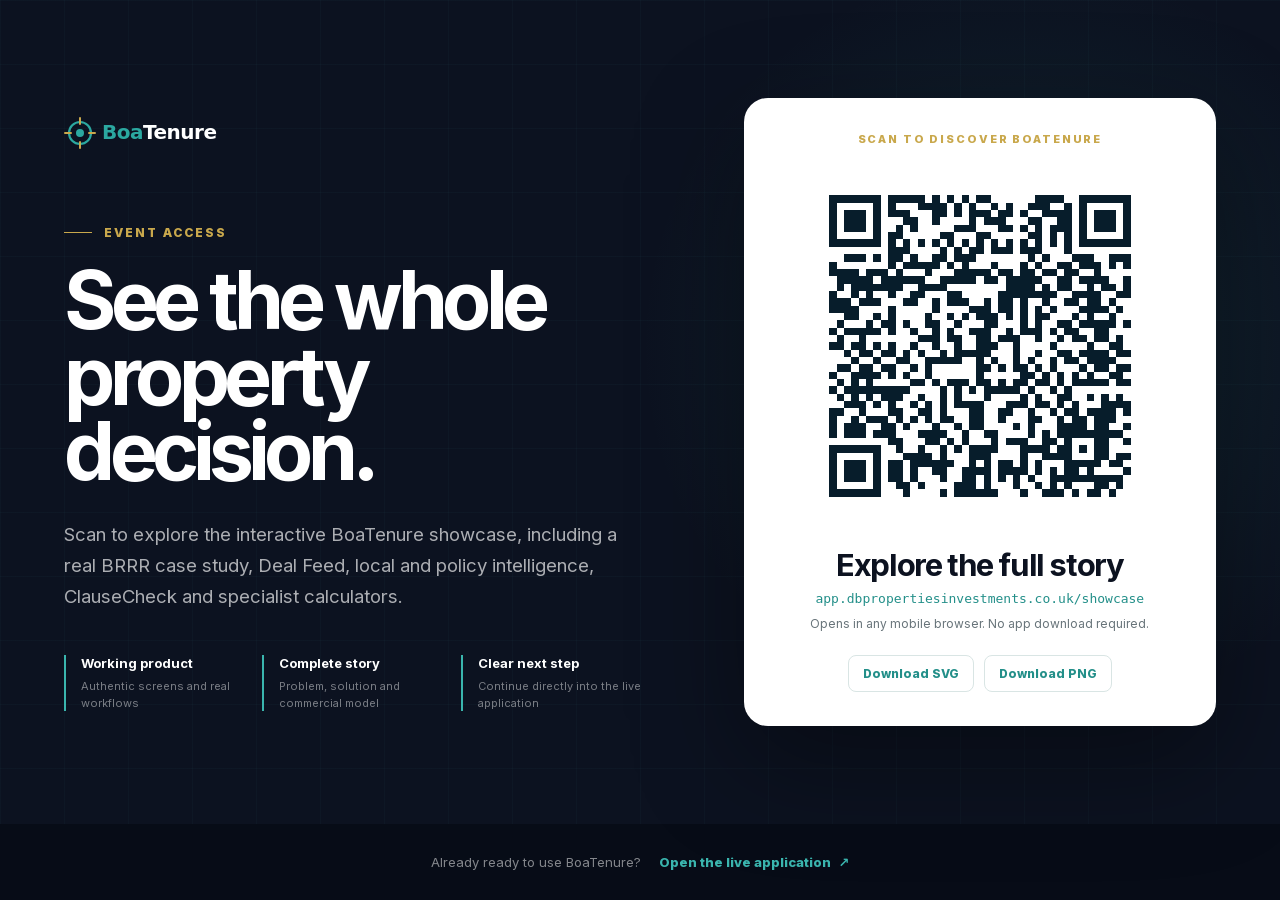
<file: event/index.html>
<!doctype html>
<html lang="en">
  <head>
    <meta charset="utf-8">
    <meta name="viewport" content="width=device-width, initial-scale=1">
    <meta name="theme-color" content="#0c1220">
    <meta name="description" content="Scan to explore the BoaTenure interactive product showcase.">
    <meta name="robots" content="noindex">
    <title>Explore BoaTenure | Event access</title>
    <link rel="icon" href="../assets/mark.svg" type="image/svg+xml">
    <link rel="stylesheet" href="styles.css">
  </head>
  <body>
    <main class="event-stage">
      <section class="event-copy">
        <a class="brand" href="../" aria-label="Open the BoaTenure showcase">
          <img src="../assets/boatenure-logo.svg" width="200" height="40" alt="BoaTenure">
        </a>
        <p class="eyebrow"><i></i> EVENT ACCESS</p>
        <h1>See the whole<br>property decision.</h1>
        <p class="lede">Scan to explore the interactive BoaTenure showcase, including a real BRRR case study, Deal Feed, local and policy intelligence, ClauseCheck and specialist calculators.</p>
        <div class="proof-points" aria-label="What the showcase includes">
          <span><b>Working product</b><small>Authentic screens and real workflows</small></span>
          <span><b>Complete story</b><small>Problem, solution and commercial model</small></span>
          <span><b>Clear next step</b><small>Continue directly into the live application</small></span>
        </div>
      </section>

      <section class="scan-card" aria-label="QR code for the BoaTenure showcase">
        <p>SCAN TO DISCOVER BOATENURE</p>
        <a class="qr-link" href="https://app.dbpropertiesinvestments.co.uk/showcase" aria-label="Open the BoaTenure showcase">
          <img src="../assets/boatenure-showcase-qr.svg" width="512" height="512" alt="QR code linking to the BoaTenure showcase">
        </a>
        <h2>Explore the full story</h2>
        <code>app.dbpropertiesinvestments.co.uk/showcase</code>
        <small>Opens in any mobile browser. No app download required.</small>
        <div class="download-links">
          <a href="../assets/boatenure-showcase-qr.svg" download="BoaTenure-showcase-QR.svg">Download SVG</a>
          <a href="../assets/boatenure-showcase-qr.png" download="BoaTenure-showcase-QR.png">Download PNG</a>
        </div>
      </section>
    </main>

    <footer>
      <span>Already ready to use BoaTenure?</span>
      <a href="https://app.dbpropertiesinvestments.co.uk">Open the live application <b>↗</b></a>
    </footer>
  </body>
</html>
</file>
<file: styles.css>
@font-face {
  font-family: "Inter";
  font-style: normal;
  font-weight: 100 900;
  font-display: swap;
  src: url("assets/fonts/inter-latin.woff2") format("woff2");
}

:root {
  --teal: #3ab5ae;
  --teal-dark: #238f89;
  --teal-pale: #e7f6f5;
  --gold: #c9a84c;
  --ink: #0c1220;
  --ink-2: #151d2b;
  --paper: #f5f8f8;
  --white: #fff;
  --text: #202631;
  --muted: #68747a;
  --line: #d9e5e4;
  --shadow: 0 22px 70px rgba(12, 18, 32, .14);
}

* { box-sizing: border-box; }
html { scroll-behavior: smooth; }
body { margin: 0; color: var(--text); background: var(--paper); font-family: Inter, ui-sans-serif, system-ui, -apple-system, BlinkMacSystemFont, "Segoe UI", sans-serif; -webkit-font-smoothing: antialiased; }
body.menu-open { overflow: hidden; }
a { color: inherit; text-decoration: none; }
button { font: inherit; }
img { display: block; max-width: 100%; height: auto; }
.sr-only { position: absolute; width: 1px; height: 1px; overflow: hidden; clip: rect(0, 0, 0, 0); white-space: nowrap; }
.skip-link { position: fixed; z-index: 999; top: 8px; left: 8px; padding: 10px 14px; border-radius: 7px; color: var(--ink); background: white; transform: translateY(-150%); }
.skip-link:focus { transform: none; }

.site-header { position: fixed; z-index: 100; top: 0; right: 0; left: 0; height: 70px; display: flex; align-items: center; gap: 36px; padding: 0 max(4vw, calc((100vw - 1280px)/2)); color: rgba(255,255,255,.64); border-bottom: 1px solid rgba(255,255,255,.08); background: rgba(7,12,23,.93); backdrop-filter: blur(16px); }
.brand { display: inline-flex; align-items: center; width: 145px; color: white; }
.brand img { width: 100%; height: auto; }
.gold-stroke { fill: none; stroke: var(--gold); stroke-width: 2; stroke-linecap: round; }
.site-header nav { display: flex; gap: 26px; margin-left: auto; }
.site-header nav a { padding: 25px 0; font-size: 13px; font-weight: 650; transition: color .2s; }
.site-header nav a:hover, .site-header nav a.is-active { color: white; }
.button { display: inline-flex; align-items: center; justify-content: center; gap: 9px; min-height: 48px; padding: 0 21px; border: 1px solid transparent; border-radius: 10px; color: white; background: var(--teal); font-size: 14px; font-weight: 750; transition: transform .2s, background .2s, box-shadow .2s; }
.button:hover { transform: translateY(-2px); background: var(--teal-dark); box-shadow: 0 10px 28px rgba(58,181,174,.24); }
.button--small { min-height: 39px; padding: 0 15px; font-size: 12px; }
.button--outline { border-color: rgba(255,255,255,.18); background: transparent; }
.button--outline:hover { border-color: rgba(255,255,255,.32); background: rgba(255,255,255,.06); box-shadow: none; }
.menu-button { display: none; }

.hero { position: relative; min-height: 850px; overflow: hidden; display: grid; grid-template-columns: .74fr 1.26fr; align-items: center; gap: 62px; padding: 125px max(4vw, calc((100vw - 1280px)/2)) 80px; color: white; background: var(--ink); }
.hero-grid { position: absolute; inset: 0; opacity: .045; background-image: linear-gradient(var(--teal) 1px, transparent 1px), linear-gradient(90deg, var(--teal) 1px, transparent 1px); background-size: 64px 64px; mask-image: linear-gradient(90deg, black, transparent 78%); }
.hero::after { content: ""; position: absolute; top: -260px; right: -160px; width: 780px; height: 780px; border-radius: 50%; background: var(--teal); filter: blur(220px); opacity: .1; }
.hero-copy, .hero-product { position: relative; z-index: 1; }
.eyebrow { display: flex; align-items: center; gap: 10px; margin: 0 0 18px; color: var(--gold); font-size: 11px; font-weight: 850; letter-spacing: .16em; }
.eyebrow i { display: block; width: 24px; height: 1px; background: currentColor; }
h1, h2, h3, p { margin-top: 0; }
h1 { margin-bottom: 24px; font-size: clamp(54px, 5.3vw, 80px); line-height: .96; letter-spacing: -.068em; }
h1 span, h2 span { color: var(--teal); }
.hero-lede { max-width: 540px; color: rgba(255,255,255,.62); font-size: 18px; line-height: 1.6; }
.hero-actions { display: flex; flex-wrap: wrap; gap: 10px; margin-top: 30px; }
.hero-facts { display: flex; margin-top: 47px; }
.hero-facts div { display: grid; gap: 3px; padding: 0 22px; border-left: 1px solid rgba(255,255,255,.12); }
.hero-facts div:first-child { padding-left: 0; border: 0; }
.hero-facts strong { color: white; font-size: 18px; }
.hero-facts span { color: rgba(255,255,255,.38); font-size: 11px; }
.hero-product { padding: 0; border: 0; color: inherit; background: none; text-align: left; cursor: zoom-in; }
.browser { display: block; overflow: hidden; border: 1px solid rgba(255,255,255,.15); border-radius: 15px; background: white; box-shadow: 0 35px 100px rgba(0,0,0,.4); }
.browser-bar { height: 35px; display: flex; align-items: center; gap: 5px; padding: 0 12px; background: #182131; }
.browser-bar i { width: 7px; height: 7px; border-radius: 50%; background: rgba(255,255,255,.18); }
.browser-bar small { margin: auto; padding-right: 30px; color: rgba(255,255,255,.35); font-size: 9px; }
.browser img { width: 100%; }
.hero-label { display: flex; align-items: center; gap: 9px; margin: 17px 10px 0; }
.hero-label i { width: 7px; height: 7px; border-radius: 50%; background: var(--teal); box-shadow: 0 0 12px var(--teal); }
.hero-label span { color: var(--teal); font-size: 9px; font-weight: 850; letter-spacing: .14em; }
.hero-label b { margin-left: auto; color: rgba(255,255,255,.5); font-size: 11px; }

.decision-strip { display: grid; grid-template-columns: repeat(4, 1fr); padding: 0 max(4vw, calc((100vw - 1280px)/2)); color: white; background: #081019; }
.decision-strip div { display: grid; grid-template-columns: auto 1fr; gap: 2px 12px; padding: 25px; border-left: 1px solid rgba(255,255,255,.09); }
.decision-strip div:first-child { border-left: 0; }
.decision-strip span { grid-row: 1 / 3; align-self: center; color: var(--teal); font: 10px ui-monospace, monospace; }
.decision-strip b { font-size: 14px; }
.decision-strip small { color: rgba(255,255,255,.38); font-size: 11px; }

.section { padding: 105px max(4vw, calc((100vw - 1280px)/2)); }
.section-heading { max-width: 760px; margin-bottom: 48px; }
.section-heading h2, .policy-stage h2, .partner h2, .final-cta h2 { margin: 0; color: var(--ink); font-size: clamp(42px, 4.6vw, 64px); line-height: 1; letter-spacing: -.058em; }
.section-heading--split { display: flex; max-width: none; align-items: flex-end; justify-content: space-between; gap: 50px; }
.section-lede { max-width: 690px; margin: 22px 0 0; color: var(--muted); font-size: 16px; line-height: 1.75; }
.section-heading--split > .section-lede { max-width: 500px; margin-bottom: 5px; }
.image-button { display: block; padding: 0; border: 0; background: none; cursor: zoom-in; }
.product-shot { overflow: hidden; border: 1px solid var(--line); border-radius: 13px; background: white; box-shadow: var(--shadow); }
.product-shot img { width: 100%; }
.live-pill { display: inline-flex; padding: 5px 8px; border-radius: 99px; color: var(--teal-dark); background: var(--teal-pale); font-size: 9px; font-weight: 850; letter-spacing: .12em; }

.challenge { background: #f8fbfb; }
.gap-grid { display: grid; grid-template-columns: repeat(4, 1fr); gap: 14px; }
.gap-grid article { padding: 25px; border: 1px solid var(--line); border-radius: 12px; background: white; }
.gap-grid article > span { color: var(--gold); font: 10px ui-monospace, monospace; }
.gap-grid h3 { margin: 18px 0 10px; color: var(--ink); font-size: 18px; line-height: 1.2; letter-spacing: -.025em; }
.gap-grid p { margin: 0; color: var(--muted); font-size: 13px; line-height: 1.65; }
.platform-thesis { margin-top: 28px; padding: 32px; border-radius: 14px; color: white; background: var(--ink); }
.platform-thesis > span { color: var(--gold); font-size: 9px; font-weight: 850; letter-spacing: .15em; }
.platform-flow { display: flex; align-items: center; justify-content: space-between; gap: 12px; margin: 22px 0 18px; }
.platform-flow b { padding: 11px 13px; border: 1px solid rgba(255,255,255,.12); border-radius: 7px; background: rgba(255,255,255,.045); font-size: 12px; text-align: center; }
.platform-flow i { color: var(--teal); font-style: normal; }
.platform-thesis p { max-width: 820px; margin: 0; color: rgba(255,255,255,.55); font-size: 14px; line-height: 1.65; }
.why-now { display: grid; grid-template-columns: .75fr 1.25fr; gap: 55px; margin-top: 28px; padding: 32px; border: 1px solid var(--line); border-radius: 14px; background: white; }
.why-now h3 { margin: 0; color: var(--ink); font-size: 25px; line-height: 1.12; letter-spacing: -.04em; }
.why-now-grid { display: grid; grid-template-columns: repeat(2, 1fr); gap: 17px; }
.why-now-grid span { display: grid; gap: 5px; padding-left: 12px; border-left: 2px solid var(--teal); }
.why-now-grid b { color: var(--ink); font-size: 13px; }
.why-now-grid small { color: var(--muted); font-size: 12px; line-height: 1.55; }

.analyse { background: white; }
.case-file { display: flex; align-items: center; gap: 22px; margin-bottom: 52px; padding: 18px 22px; border: 1px solid var(--line); border-left: 4px solid var(--teal); border-radius: 10px; background: var(--paper); }
.case-file > span { color: var(--gold); font-size: 9px; font-weight: 850; letter-spacing: .14em; }
.case-file > div { display: grid; gap: 3px; }
.case-file b { color: var(--ink); font-size: 16px; }
.case-file small { color: var(--muted); font-size: 11px; }
.case-file > i { margin-left: auto; padding: 6px 9px; border-radius: 99px; color: var(--teal-dark); background: var(--teal-pale); font-size: 9px; font-style: normal; font-weight: 850; letter-spacing: .1em; }
.feature-stage { display: grid; grid-template-columns: minmax(0, 1.55fr) minmax(270px, .45fr); gap: 32px; align-items: center; }
.quick-proof-grid { display: grid; grid-template-columns: repeat(3, minmax(0, 1fr)); gap: 18px; align-items: stretch; }
.quick-proof-stack { display: contents; }
.quick-proof-card, .quick-result-card { overflow: hidden; border: 1px solid var(--line); border-radius: 14px; background: var(--paper); }
.quick-proof-card .image-button { width: 100%; border-top: 1px solid var(--line); }
.quick-proof-card img, .quick-result-card img { width: 100%; }
.quick-result-card { display: flex; flex-direction: column; gap: 18px; padding: 20px; background: white; }
.quick-result-card h3 { margin: 12px 0 8px; color: var(--ink); font-size: 22px; letter-spacing: -.035em; }
.quick-result-card p { margin-bottom: 0; color: var(--muted); font-size: 13px; line-height: 1.6; }
.case-assumptions { display: grid; grid-template-columns: repeat(5, 1fr); gap: 1px; margin-top: 24px; overflow: hidden; border: 1px solid var(--line); border-radius: 11px; background: var(--line); }
.case-assumptions span { display: grid; gap: 4px; padding: 17px 18px; background: white; }
.case-assumptions b { color: var(--ink); font-size: 15px; }
.case-assumptions small { color: var(--muted); font-size: 10px; }
.feature-summary { padding: 10px 8px; }
.feature-summary h3 { margin: 15px 0 26px; color: var(--ink); font-size: 33px; letter-spacing: -.045em; }
.explain-copy { color: var(--muted); font-size: 14px; line-height: 1.7; }
.decision-question { margin: 0 0 11px; color: var(--teal-dark) !important; font-size: 11px !important; font-weight: 800; line-height: 1.5 !important; letter-spacing: .025em; }
.signal-grid { display: grid; gap: 0; border-block: 1px solid var(--line); }
.signal-grid span { display: grid; gap: 3px; padding: 15px 0; border-bottom: 1px solid var(--line); }
.signal-grid span:last-child { border: 0; }
.signal-grid b { color: var(--ink); font-size: 14px; }
.signal-grid small { color: var(--muted); font-size: 12px; }
.feature-summary > a, .showcase-copy > a, .text-link { display: inline-flex; gap: 7px; margin-top: 24px; color: var(--teal-dark); font-size: 13px; font-weight: 800; }
.duo-grid { display: grid; grid-template-columns: repeat(2, 1fr); gap: 24px; margin-top: 70px; }
.visual-card, .intel-card { overflow: hidden; border: 1px solid var(--line); border-radius: 14px; background: var(--paper); }
.card-heading { padding: 24px 26px 18px; }
.card-heading > span { color: var(--teal-dark); font-size: 9px; font-weight: 850; letter-spacing: .13em; }
.card-heading h3 { margin: 6px 0 0; color: var(--ink); font-size: 23px; letter-spacing: -.035em; }
.card-heading p { margin: 11px 0 0; color: var(--muted); font-size: 13px; line-height: 1.65; }
.visual-card .image-button { border-top: 1px solid var(--line); }
.visual-card img { width: 100%; }

.intelligence { background: #edf7f6; }
.intel-count { display: flex; align-items: center; gap: 15px; max-width: 260px; padding-bottom: 5px; }
.intel-count strong { color: var(--teal-dark); font-size: 52px; line-height: 1; letter-spacing: -.06em; }
.intel-count span { color: var(--muted); font-size: 13px; line-height: 1.4; }
.intel-tabs { display: flex; flex-wrap: wrap; gap: 8px; margin: -10px 0 28px; }
.intel-tabs span { padding: 8px 12px; border: 1px solid #cce5e3; border-radius: 99px; color: #46615f; background: rgba(255,255,255,.65); font-size: 11px; font-weight: 700; }
.intelligence-grid { display: grid; grid-template-columns: repeat(2, 1fr); gap: 24px; }
.intel-card--wide { display: flex; grid-row: span 2; flex-direction: column; }
.intel-card .image-button { width: 100%; border-top: 1px solid var(--line); }
.intel-card img { width: 100%; }
.intel-detail-grid { display: grid; grid-template-rows: auto 1fr; flex: 1; gap: 12px; padding: 16px; border-top: 1px solid var(--line); background: white; }
.intel-detail-columns { display: grid; height: 100%; grid-template-columns: repeat(2, minmax(0, 1fr)); gap: 12px; align-items: stretch; }
.intel-detail-column { display: flex; flex-direction: column; gap: 12px; }
.intel-detail { overflow: hidden; align-self: start; border: 1px solid var(--line); border-radius: 9px; text-align: left; background: var(--paper); }
.intel-detail > span, .intel-detail-summary > span { display: block; padding: 10px 12px; color: var(--teal-dark); font-size: 9px; font-weight: 850; letter-spacing: .12em; }
.intel-detail img { border-top: 1px solid var(--line); }
.intel-detail-summary { display: grid; grid-template-rows: auto repeat(2, 1fr); flex: 1; min-height: 130px; border: 1px solid var(--line); border-radius: 9px; background: var(--ink); }
.intel-detail-summary > span { color: var(--gold); }
.intel-detail-summary b { display: flex; align-items: center; padding: 10px 12px; color: white; font-size: 13px; font-weight: 650; border-bottom: 1px solid rgba(255,255,255,.08); }
.intel-detail-summary b:last-child { border: 0; }
.policy-stage { display: grid; grid-template-columns: .65fr 1.35fr; align-items: center; gap: 60px; margin-top: 72px; padding: 55px; border-radius: 17px; color: white; background: var(--ink); box-shadow: var(--shadow); }
.policy-stage h2 { color: white; }
.policy-explainer { max-width: 490px; margin: 20px 0 0; color: rgba(255,255,255,.57); font-size: 14px; line-height: 1.7; }
.policy-stage .image-button { overflow: hidden; border-radius: 12px; box-shadow: 0 22px 50px rgba(0,0,0,.25); }
.policy-stage img { width: 100%; }
.policy-stats { display: grid; gap: 0; margin-top: 32px; border-top: 1px solid rgba(255,255,255,.11); }
.policy-stats span { display: grid; gap: 3px; padding: 14px 0; border-bottom: 1px solid rgba(255,255,255,.11); }
.policy-stats b { font-size: 13px; }
.policy-stats small { color: rgba(255,255,255,.42); font-size: 11px; }
.case-step-heading { max-width: 760px; margin: 85px 0 35px; }
.case-step-heading h2 { margin: 0; color: var(--ink); font-size: clamp(42px, 4.6vw, 64px); line-height: 1; letter-spacing: -.058em; }
.case-step-heading h2 span { color: var(--teal); }
.case-step-heading > p:last-child { max-width: 650px; margin: 20px 0 0; color: var(--muted); font-size: 15px; line-height: 1.7; }
.case-step-heading--split { display: flex; max-width: none; align-items: flex-end; justify-content: space-between; gap: 50px; }
.case-step-heading--split > p:last-child { max-width: 460px; margin: 0 0 5px; }
.case-outcome { margin-top: 26px; padding: 28px 30px; border: 1px solid #bddfdd; border-radius: 12px; background: rgba(255,255,255,.65); }
.case-outcome > span { color: var(--gold); font-size: 9px; font-weight: 850; letter-spacing: .14em; }
.case-outcome h3 { margin: 10px 0 7px; color: var(--ink); font-size: 22px; letter-spacing: -.03em; }
.case-outcome p { max-width: 850px; margin: 0; color: var(--muted); font-size: 14px; line-height: 1.7; }

.evidence-engine { background: white; }
.engine-grid { display: grid; grid-template-columns: repeat(4, 1fr); gap: 14px; }
.engine-grid article { padding: 24px; border: 1px solid var(--line); border-radius: 12px; background: var(--paper); }
.engine-grid span { color: var(--teal-dark); font-size: 9px; font-weight: 850; letter-spacing: .12em; }
.engine-grid h3 { margin: 14px 0 9px; color: var(--ink); font-size: 18px; line-height: 1.25; }
.engine-grid p { margin: 0; color: var(--muted); font-size: 13px; line-height: 1.65; }
.source-band { display: flex; align-items: center; justify-content: space-between; gap: 40px; margin-top: 22px; padding: 24px; border-left: 3px solid var(--gold); background: #f3f7f7; }
.source-band b { color: var(--ink); font-size: 13px; }
.source-band p { max-width: 850px; margin: 6px 0 0; color: var(--muted); font-size: 11px; line-height: 1.6; }
.source-band a { flex: 0 0 auto; color: var(--teal-dark); font-size: 11px; font-weight: 800; }

.reno-detail-heading { display: flex; align-items: flex-end; justify-content: space-between; gap: 50px; margin: 45px 0 28px; }
.reno-detail-heading .eyebrow { margin: 0; }
.reno-detail-lede { max-width: 460px; margin: 0; color: var(--muted); font-size: 14px; line-height: 1.7; }
.reno-tools-grid { align-items: stretch; }
.reno-extra-shots { display: grid; gap: 12px; padding: 16px; border-top: 1px solid var(--line); background: white; }
.reno-extra-shot { overflow: hidden; border: 1px solid var(--line); border-radius: 9px; text-align: left; background: var(--paper); }
.reno-extra-shot span { display: block; padding: 9px 12px; color: var(--teal-dark); font-size: 9px; font-weight: 850; letter-spacing: .12em; }
.reno-extra-shot img { border-top: 1px solid var(--line); }

.page-aware-ai { color: white; background: var(--ink); }
.page-aware-ai .section-heading h2 { color: white; }
.page-aware-ai .section-lede { color: rgba(255,255,255,.6); }
.ai-stage { display: grid; overflow: hidden; grid-template-columns: .74fr 1.26fr; align-items: center; gap: 48px; padding: 48px; border: 1px solid rgba(255,255,255,.11); border-radius: 17px; background: linear-gradient(135deg, rgba(58,181,174,.12), rgba(255,255,255,.025) 52%); }
.ai-stage-copy h3 { max-width: 470px; margin: 22px 0 14px; color: white; font-size: clamp(32px, 3vw, 45px); line-height: 1.04; letter-spacing: -.05em; }
.ai-stage-copy > p { margin: 0; color: rgba(255,255,255,.6); font-size: 14px; line-height: 1.75; }
.ai-context-flow { display: grid; grid-template-columns: 1fr auto 1fr auto 1fr; align-items: stretch; gap: 8px; margin-top: 28px; }
.ai-context-flow span { display: grid; align-content: start; gap: 8px; padding: 14px; border-radius: 8px; background: rgba(255,255,255,.055); }
.ai-context-flow small { color: var(--gold); font-size: 9px; font-weight: 850; letter-spacing: .12em; }
.ai-context-flow b { font-size: 12px; line-height: 1.45; }
.ai-context-flow i { align-self: center; color: var(--teal); font-style: normal; }
.ai-stage-copy .ai-tool-note { margin-top: 24px; padding: 17px 18px; border-left: 2px solid var(--gold); color: rgba(255,255,255,.55); background: rgba(255,255,255,.035); font-size: 13px; line-height: 1.65; }
.ai-tool-note b { color: white; }
.ai-shot { overflow: hidden; width: 100%; border: 1px solid rgba(255,255,255,.15); border-radius: 12px; background: white; box-shadow: 0 26px 70px rgba(0,0,0,.32); }
.ai-shot img { width: 100%; }
.ai-context-grid { display: grid; grid-template-columns: repeat(3, 1fr); gap: 12px; margin-top: 22px; }
.ai-context-grid article { min-height: 185px; padding: 23px; border: 1px solid rgba(255,255,255,.1); border-radius: 11px; background: rgba(255,255,255,.035); }
.ai-context-grid span, .ai-guardrail > span { color: var(--gold); font-size: 9px; font-weight: 850; letter-spacing: .13em; }
.ai-context-grid h3 { margin: 14px 0 8px; color: white; font-size: 18px; line-height: 1.25; letter-spacing: -.025em; }
.ai-context-grid p { margin: 0; color: rgba(255,255,255,.52); font-size: 13px; line-height: 1.65; }
.ai-guardrail { display: grid; grid-template-columns: 190px 1fr; align-items: center; gap: 25px; margin-top: 22px; padding: 23px 26px; border: 1px solid rgba(58,181,174,.28); border-radius: 11px; background: rgba(58,181,174,.08); }
.ai-guardrail p { margin: 0; color: rgba(255,255,255,.58); font-size: 13px; line-height: 1.65; }
.ai-guardrail b { color: white; }

.source { background: white; }
.pipeline-branch { display: flex; align-items: stretch; gap: 10px; margin: -10px 0 70px; padding: 18px; border: 1px solid var(--line); border-radius: 13px; background: var(--paper); }
.pipeline-branch span { flex: 1; display: grid; align-content: center; gap: 3px; padding: 13px; border-radius: 8px; background: white; text-align: center; }
.pipeline-branch b { color: var(--ink); font-size: 13px; }
.pipeline-branch small { color: var(--muted); font-size: 10px; line-height: 1.4; }
.pipeline-branch i { align-self: center; color: var(--teal); font-style: normal; }
.pipeline-branch .pipeline-branch__conditional { border: 1px solid #e8d99c; background: #fffaf0; }
.pipeline-branch__conditional b { color: #856914; }
.deal-feed-stage { overflow: hidden; margin-bottom: 85px; border: 1px solid #c9e3e1; border-radius: 17px; background: #edf7f6; box-shadow: var(--shadow); }
.deal-feed-intro { display: grid; grid-template-columns: .85fr 1.15fr; align-items: end; gap: 70px; padding: 42px 44px 35px; }
.deal-feed-intro .sequence { margin: 16px 0 7px; color: var(--gold); font-size: 10px; font-weight: 850; letter-spacing: .14em; }
.deal-feed-intro h3 { margin: 0; color: var(--ink); font-size: clamp(34px, 3.3vw, 48px); line-height: 1.02; letter-spacing: -.05em; }
.deal-feed-intro .explain-copy { margin: 0; }
.deal-feed-purpose { margin: 15px 0 0; padding-left: 14px; border-left: 2px solid var(--gold); color: var(--muted); font-size: 13px; line-height: 1.65; }
.deal-feed-purpose b { color: var(--ink); }
.deal-feed-shot { width: 100%; border-block: 1px solid #c9e3e1; background: white; }
.deal-feed-shot img { width: 100%; }
.deal-feed-journey { display: grid; grid-template-columns: repeat(4, 1fr); gap: 1px; background: #c9e3e1; }
.deal-feed-journey article { display: flex; min-height: 210px; flex-direction: column; padding: 25px 23px; background: white; }
.deal-feed-journey span, .deal-feed-action span { color: var(--gold); font-size: 9px; font-weight: 850; letter-spacing: .13em; }
.deal-feed-journey h4 { margin: 13px 0 8px; color: var(--ink); font-size: 18px; letter-spacing: -.025em; }
.deal-feed-journey p { margin: 0; color: var(--muted); font-size: 12px; line-height: 1.6; }
.deal-feed-journey small { margin-top: auto; padding-top: 18px; color: var(--teal-dark); font-size: 10px; font-weight: 750; line-height: 1.45; }
.deal-feed-action { display: flex; align-items: center; justify-content: space-between; gap: 45px; padding: 25px 28px; color: white; background: var(--ink); }
.deal-feed-action b { display: block; margin-top: 5px; font-size: 16px; }
.deal-feed-action p { margin: 5px 0 0; color: rgba(255,255,255,.5); font-size: 11px; }
.deal-feed-action .button { flex: 0 0 auto; }
.showcase-stack { display: grid; gap: 85px; }
.showcase-stack--conditional { gap: 0; }
.showcase-row { display: grid; grid-template-columns: 300px minmax(0, 1fr); gap: 45px; align-items: center; }
.showcase-row--reverse { grid-template-columns: minmax(0, 1fr) 300px; }
.showcase-row--reverse .showcase-copy { grid-column: 2; grid-row: 1; }
.showcase-row--reverse .product-shot { grid-column: 1; grid-row: 1; }
.showcase-copy .sequence { margin: 16px 0 7px; color: var(--gold); font-size: 10px; font-weight: 850; letter-spacing: .14em; }
.showcase-copy h3 { margin-bottom: 28px; color: var(--ink); font-size: 35px; line-height: 1.05; letter-spacing: -.045em; }
.showcase-copy .explain-copy { margin-bottom: 20px; }
.metric-line { display: flex; flex-wrap: wrap; gap: 8px; }
.metric-line span { padding: 7px 9px; border-radius: 6px; color: #596767; background: var(--paper); font-size: 10px; }
.compact-list { display: grid; gap: 7px; margin: 18px 0 0; padding: 0; list-style: none; }
.compact-list li { position: relative; padding-left: 15px; color: var(--muted); font-size: 12px; line-height: 1.45; }
.compact-list li::before { content: "✓"; position: absolute; left: 0; color: var(--teal-dark); font-weight: 800; }

.calculators { color: white; background: var(--ink); }
.calculators .section-heading h2 { color: white; }
.section-lede--dark { color: rgba(255,255,255,.5); }
.calculators .text-link { margin: 0 0 8px; color: var(--teal); }
.strategy-families { display: grid; grid-template-columns: repeat(4, 1fr); gap: 12px; margin-bottom: 28px; }
.strategy-families article { padding: 19px; border: 1px solid rgba(255,255,255,.1); border-radius: 10px; background: rgba(255,255,255,.035); }
.strategy-families span { color: var(--gold); font-size: 9px; font-weight: 850; letter-spacing: .13em; }
.strategy-families h3 { margin: 10px 0 7px; color: white; font-size: 17px; line-height: 1.25; }
.strategy-families p { margin: 0; color: rgba(255,255,255,.5); font-size: 12px; line-height: 1.55; }
.calculator-gallery { display: grid; grid-template-columns: repeat(2, 1fr); gap: 18px; }
.calculator-view { overflow: hidden; position: relative; border: 1px solid rgba(255,255,255,.12); border-radius: 13px; color: white; background: var(--ink-2); text-align: left; }
.calculator-view > span, .calculator-view > b { position: absolute; z-index: 2; left: 18px; }
.calculator-view > span { top: 15px; color: var(--teal); font-size: 9px; font-weight: 850; letter-spacing: .12em; }
.calculator-view > b { top: 32px; font-size: 18px; }
.calculator-view img { width: 100%; margin-top: 65px; border-top: 1px solid rgba(255,255,255,.1); transition: transform .3s; }
.calculator-view:hover img { transform: scale(1.015); }
.calculator-index { display: grid; grid-template-columns: repeat(4, 1fr); gap: 8px; margin-top: 34px; }
.calculator-index a { display: flex; align-items: center; gap: 9px; min-height: 46px; padding: 9px 11px; border: 1px solid rgba(255,255,255,.1); border-radius: 7px; color: rgba(255,255,255,.72); font-size: 11px; font-weight: 650; transition: border-color .2s, color .2s, background .2s; }
.calculator-index a:hover { color: white; border-color: rgba(58,181,174,.55); background: rgba(58,181,174,.08); }
.calculator-index span { color: var(--teal); font: 8px ui-monospace, monospace; }

.commercial { background: #f5f8f8; }
.revenue-grid { display: grid; grid-template-columns: repeat(4, 1fr); gap: 14px; }
.revenue-grid article { display: flex; min-height: 240px; flex-direction: column; padding: 24px; border: 1px solid var(--line); border-radius: 12px; background: white; box-shadow: 0 10px 35px rgba(12,18,32,.05); }
.revenue-grid article > span { color: var(--gold); font-size: 9px; font-weight: 850; letter-spacing: .13em; }
.revenue-grid h3 { margin: 16px 0 9px; color: var(--ink); font-size: 20px; }
.revenue-grid p { margin: 0; color: var(--muted); font-size: 13px; line-height: 1.65; }
.revenue-grid b { margin-top: auto; padding-top: 20px; color: var(--teal-dark); font-size: 11px; line-height: 1.4; }
.revenue-grid .revenue-card--early { position: relative; border-color: #aedbd8; background: linear-gradient(155deg, white 45%, #eaf8f7); box-shadow: 0 16px 42px rgba(35,143,137,.12); }
.revenue-card--early::before { content: ""; position: absolute; top: -1px; right: 22px; left: 22px; height: 3px; border-radius: 0 0 3px 3px; background: var(--teal); }
.early-price { display: flex; align-items: baseline; flex-wrap: wrap; gap: 3px 6px; margin: 2px 0 13px; }
.early-price strong { color: var(--ink); font-size: 35px; line-height: 1; letter-spacing: -.055em; }
.early-price small { color: var(--muted); font-size: 12px; }
.early-price em { flex-basis: 100%; color: var(--teal-dark); font-size: 10px; font-style: normal; font-weight: 750; }
.early-adopter-model { display: grid; grid-template-columns: 165px minmax(270px, .9fr) minmax(460px, 1.1fr); align-items: center; gap: 28px; margin-top: 22px; padding: 25px 27px; border: 1px solid var(--line); border-radius: 12px; background: white; }
.early-adopter-model > span { color: var(--gold); font-size: 9px; font-weight: 850; letter-spacing: .13em; }
.early-adopter-model h3 { margin: 0 0 7px; color: var(--ink); font-size: 18px; line-height: 1.25; letter-spacing: -.025em; }
.early-adopter-model p { margin: 0; color: var(--muted); font-size: 13px; line-height: 1.65; }
.early-adopter-steps { display: flex; align-items: stretch; gap: 7px; }
.early-adopter-steps span { flex: 1; display: grid; align-content: center; gap: 5px; min-height: 75px; padding: 11px; border-radius: 7px; background: var(--paper); }
.early-adopter-steps small { color: var(--gold); font-size: 8px; font-weight: 850; letter-spacing: .1em; }
.early-adopter-steps b { color: var(--ink); font-size: 11px; line-height: 1.4; }
.early-adopter-steps i { align-self: center; color: var(--teal); font-style: normal; }

.partner { color: white; background: #101927; }
.partner-heading { display: grid; grid-template-columns: .85fr 1.15fr; align-items: end; gap: 80px; }
.partner h2 { color: white; font-size: clamp(38px, 4vw, 58px); }
.partner-intro { max-width: 640px; margin: 0; color: rgba(255,255,255,.62); font-size: 15px; line-height: 1.75; }
.partner-thesis { max-width: 640px; margin: 18px 0 0; padding-left: 16px; border-left: 2px solid var(--gold); color: rgba(255,255,255,.52); font-size: 13px; line-height: 1.65; }
.partner-thesis b { color: white; }
.partner-value-chain { display: flex; align-items: stretch; gap: 10px; margin-top: 50px; padding: 16px; border: 1px solid rgba(255,255,255,.1); border-radius: 13px; background: rgba(255,255,255,.025); }
.partner-value-chain span { flex: 1; display: grid; align-content: center; gap: 6px; min-height: 75px; padding: 14px; border-radius: 8px; background: rgba(255,255,255,.045); text-align: center; }
.partner-value-chain small, .partnership-models > article > span, .partner-examples > p { color: var(--gold); font-size: 9px; font-weight: 850; letter-spacing: .13em; }
.partner-value-chain b { font-size: 12px; line-height: 1.45; }
.partner-value-chain i { align-self: center; color: var(--teal); font-style: normal; }
.partnership-models { display: grid; grid-template-columns: repeat(4, 1fr); gap: 12px; margin-top: 20px; }
.partnership-models > article { display: flex; min-height: 380px; flex-direction: column; padding: 24px; border: 1px solid rgba(255,255,255,.1); border-radius: 11px; background: rgba(255,255,255,.035); }
.partnership-models h3 { margin: 16px 0 10px; color: white; font-size: 19px; line-height: 1.2; letter-spacing: -.025em; }
.partnership-models p { margin: 0 0 22px; color: rgba(255,255,255,.55); font-size: 12px; line-height: 1.65; }
.partnership-models article div { display: grid; gap: 5px; margin-top: auto; padding: 13px 0; border-top: 1px solid rgba(255,255,255,.09); }
.partnership-models article div + div { margin-top: 0; }
.partnership-models article small { color: rgba(255,255,255,.42); font-size: 8px; font-weight: 800; letter-spacing: .12em; }
.partnership-models article div b { font-size: 11px; line-height: 1.45; }
.partner-examples { margin-top: 42px; }
.partner-examples > div { display: grid; grid-template-columns: repeat(3, 1fr); gap: 10px; margin-top: 12px; }
.partner-examples article { display: flex; align-items: center; flex-wrap: wrap; gap: 7px; padding: 16px; border-radius: 8px; background: rgba(58,181,174,.08); }
.partner-examples span { flex-basis: 100%; margin-bottom: 3px; color: var(--teal); font-size: 9px; font-weight: 850; letter-spacing: .12em; }
.partner-examples b { font-size: 10px; }
.partner-examples i { color: rgba(255,255,255,.35); font-style: normal; }
.partner-close { display: flex; align-items: center; justify-content: space-between; gap: 45px; margin-top: 45px; padding-top: 28px; border-top: 1px solid rgba(255,255,255,.1); }
.partner-close .eyebrow { display: none; }
.partner-close > div { max-width: 650px; }
.partner-close b { font-size: 15px; }
.partner-close p { margin: 6px 0 0; color: rgba(255,255,255,.5); font-size: 11px; line-height: 1.55; }
.partner-close .button { flex: 0 0 auto; }

.users { background: #f1f6f5; }
.user-grid { display: grid; grid-template-columns: repeat(4, 1fr); gap: 14px; }
.user-grid article { padding: 23px; border-top: 2px solid var(--teal); background: white; box-shadow: 0 8px 30px rgba(12,18,32,.05); }
.user-grid span { color: var(--gold); font-size: 9px; font-weight: 850; letter-spacing: .12em; }
.user-grid h3 { margin: 11px 0 8px; color: var(--ink); font-size: 17px; line-height: 1.25; }
.user-grid p { margin: 0; color: var(--muted); font-size: 13px; line-height: 1.6; }

.roadmap { background: white; }
.roadmap-grid { display: grid; grid-template-columns: 1.2fr 1fr 1fr; gap: 20px; }
.roadmap-grid article { padding: 28px; border: 1px solid var(--line); border-radius: 12px; }
.roadmap-grid .roadmap-status { border-color: #b8dedb; background: var(--teal-pale); }
.roadmap-grid span { color: var(--gold); font-size: 9px; font-weight: 850; letter-spacing: .13em; }
.roadmap-grid h3 { margin: 10px 0 8px; color: var(--ink); font-size: 24px; }
.roadmap-grid p { margin: 0; color: var(--muted); font-size: 14px; line-height: 1.6; }

.final-cta { display: grid; min-height: 520px; grid-template-columns: minmax(0, 1fr) auto; align-items: center; gap: 75px; padding: 80px max(4vw, calc((100vw - 1100px)/2)); color: white; background: var(--ink); }
.final-cta-copy { max-width: 680px; }
.final-cta-logo { width: 180px; margin-bottom: 28px; }
.final-cta h2 { color: white; }
.final-cta-copy > p { max-width: 580px; margin: 22px 0 0; color: rgba(255,255,255,.55); font-size: 14px; line-height: 1.65; }
.final-cta-actions { display: flex; gap: 10px; margin-top: 28px; }
.qr-card { display: grid; grid-template-columns: 180px 185px; align-items: center; gap: 22px; padding: 18px; border: 1px solid rgba(255,255,255,.14); border-radius: 16px; background: white; box-shadow: 0 24px 70px rgba(0,0,0,.3); }
.qr-card > a { display: block; padding: 8px; border-radius: 10px; background: white; }
.qr-card img { width: 100%; }
.qr-card > div { display: grid; gap: 8px; text-align: left; }
.qr-card span { color: var(--gold); font-size: 8px; font-weight: 850; letter-spacing: .14em; }
.qr-card b { color: var(--ink); font-size: 26px; letter-spacing: -.04em; }
.qr-card small { color: var(--muted); font-size: 11px; line-height: 1.5; }
.qr-card code { overflow-wrap: anywhere; color: var(--teal-dark); font-size: 9px; }
.qr-card > div > a { margin-top: 4px; color: var(--teal-dark); font-size: 11px; font-weight: 800; }

footer { display: grid; grid-template-columns: auto 1fr auto; align-items: center; gap: 25px; padding: 35px max(4vw, calc((100vw - 1280px)/2)); color: rgba(255,255,255,.38); background: #070c17; }
footer > p { margin: 0; font-size: 10px; }
footer nav { display: flex; gap: 16px; font-size: 10px; }
footer nav a:hover { color: white; }
footer .footer-disclaimer { grid-column: 1 / -1; padding-top: 18px; border-top: 1px solid rgba(255,255,255,.08); line-height: 1.6; }
footer > small { grid-column: 1 / -1; font-size: 9px; }

.image-dialog { width: min(94vw, 1500px); max-height: 94vh; padding: 14px; border: 0; border-radius: 14px; background: var(--ink); box-shadow: 0 30px 100px rgba(0,0,0,.5); }
.image-dialog::backdrop { background: rgba(4,8,16,.88); backdrop-filter: blur(7px); }
.image-dialog img { width: auto; height: auto; max-width: 100%; max-height: calc(94vh - 60px); margin-inline: auto; object-fit: contain; }
.image-dialog > button { position: fixed; top: 17px; right: 24px; z-index: 2; width: 40px; height: 40px; border: 1px solid rgba(255,255,255,.2); border-radius: 50%; color: white; background: rgba(12,18,32,.85); cursor: pointer; }
.image-dialog p { margin: 9px 3px 0; color: rgba(255,255,255,.62); font-size: 12px; }

@media (max-width: 1000px) {
  .site-header { gap: 18px; }
  .site-header nav { gap: 15px; }
  .hero { min-height: 740px; grid-template-columns: .8fr 1.2fr; gap: 35px; }
  .feature-stage { grid-template-columns: 1fr; }
  .quick-proof-grid { grid-template-columns: repeat(2, minmax(0, 1fr)); }
  .quick-result-card { grid-column: 1 / -1; display: grid; grid-template-columns: minmax(220px, .8fr) minmax(280px, 1.2fr); align-items: center; }
  .case-assumptions { grid-template-columns: repeat(3, 1fr); }
  .feature-summary { display: grid; grid-template-columns: auto 1fr; column-gap: 18px; }
  .feature-summary h3 { align-self: center; margin: 0; }
  .feature-summary .signal-grid, .feature-summary > a { grid-column: 1 / -1; }
  .policy-stage { gap: 35px; padding: 38px; }
  .showcase-row, .showcase-row--reverse { grid-template-columns: 240px minmax(0, 1fr); }
  .gap-grid, .strategy-families, .user-grid, .engine-grid, .revenue-grid { grid-template-columns: repeat(2, 1fr); }
  .why-now { grid-template-columns: 1fr; gap: 26px; }
  .partner-heading { grid-template-columns: 1fr; gap: 28px; }
  .partnership-models { grid-template-columns: repeat(2, 1fr); }
  .partner-examples > div { grid-template-columns: 1fr; }
  .roadmap-grid { grid-template-columns: 1fr; }
  .deal-feed-intro { grid-template-columns: 1fr; gap: 25px; }
  .deal-feed-journey { grid-template-columns: repeat(2, 1fr); }
  .ai-stage { grid-template-columns: 1fr; }
  .ai-context-grid { grid-template-columns: repeat(2, 1fr); }
  .early-adopter-model { grid-template-columns: 140px 1fr; }
  .early-adopter-steps { grid-column: 1 / -1; }
  .final-cta { grid-template-columns: 1fr; gap: 45px; text-align: center; }
  .final-cta-copy { margin-inline: auto; }
  .final-cta-copy > p { margin-inline: auto; }
  .final-cta-actions { justify-content: center; }
  .qr-card { margin-inline: auto; text-align: left; }
}

@media (max-width: 760px) {
  .site-header { height: 62px; padding: 0 18px; }
  .site-header > .button { margin-left: auto; }
  .menu-button { display: grid; width: 36px; height: 36px; place-content: center; gap: 5px; order: 3; border: 0; color: white; background: transparent; }
  .menu-button span:not(.sr-only) { width: 19px; height: 1px; background: currentColor; }
  .site-header nav { position: fixed; inset: 62px 0 auto; display: none; gap: 0; padding: 18px; border-top: 1px solid rgba(255,255,255,.08); background: rgba(7,12,23,.98); }
  .site-header nav.is-open { display: grid; }
  .site-header nav a { padding: 14px 8px; border-bottom: 1px solid rgba(255,255,255,.07); }
  .site-header > .button { min-height: 34px; padding: 0 11px; font-size: 10px; }
  .hero { min-height: auto; grid-template-columns: 1fr; gap: 48px; padding: 115px 20px 60px; }
  .hero-copy { text-align: center; }
  .hero-copy .eyebrow { justify-content: center; }
  .hero-lede { margin-inline: auto; }
  .hero-actions, .hero-facts { justify-content: center; }
  h1 { font-size: clamp(48px, 14vw, 66px); }
  .browser { transform: none; }
  .decision-strip { grid-template-columns: repeat(2, 1fr); padding: 0 12px; }
  .decision-strip div:nth-child(3) { border-left: 0; border-top: 1px solid rgba(255,255,255,.09); }
  .decision-strip div:nth-child(4) { border-top: 1px solid rgba(255,255,255,.09); }
  .section { padding: 78px 20px; }
  .section-heading { margin-bottom: 36px; }
  .section-heading--split { align-items: flex-start; flex-direction: column; gap: 22px; }
  .case-step-heading--split, .reno-detail-heading { align-items: flex-start; flex-direction: column; gap: 14px; }
  .case-step-heading--split > p:last-child, .reno-detail-lede { max-width: none; }
  .gap-grid, .strategy-families, .user-grid, .engine-grid, .revenue-grid { grid-template-columns: 1fr; }
  .why-now-grid { grid-template-columns: 1fr; }
  .platform-flow { align-items: stretch; flex-direction: column; }
  .platform-flow i { transform: rotate(90deg); text-align: center; }
  .source-band { align-items: flex-start; flex-direction: column; gap: 14px; }
  .pipeline-branch { flex-wrap: wrap; }
  .pipeline-branch span { flex: 1 1 28%; }
  .section-heading h2, .policy-stage h2, .partner h2, .final-cta h2 { font-size: clamp(39px, 11vw, 52px); }
  .case-file { align-items: flex-start; flex-direction: column; gap: 9px; margin-bottom: 38px; }
  .case-file > i { margin-left: 0; }
  .case-step-heading h2 { font-size: clamp(39px, 11vw, 52px); }
  .quick-proof-grid { grid-template-columns: 1fr; }
  .quick-result-card { grid-column: auto; grid-template-columns: 1fr; }
  .case-assumptions { grid-template-columns: 1fr 1fr; }
  .duo-grid, .intelligence-grid, .calculator-gallery, .roadmap-grid { grid-template-columns: 1fr; }
  .intel-card--wide { grid-row: auto; }
  .intel-detail-columns { height: auto; grid-template-columns: 1fr; }
  .pipeline-branch { display: grid; grid-template-columns: 1fr; }
  .pipeline-branch i { transform: rotate(90deg); text-align: center; }
  .deal-feed-intro { padding: 30px 24px; }
  .deal-feed-journey { grid-template-columns: 1fr; }
  .deal-feed-journey article { min-height: 180px; }
  .deal-feed-action { align-items: flex-start; flex-direction: column; gap: 22px; padding: 25px 24px; }
  .ai-stage { gap: 32px; padding: 28px 20px; }
  .ai-context-flow { grid-template-columns: 1fr; }
  .ai-context-flow i { transform: rotate(90deg); text-align: center; }
  .ai-context-grid { grid-template-columns: 1fr; }
  .ai-context-grid article { min-height: 0; }
  .ai-guardrail { grid-template-columns: 1fr; gap: 10px; padding: 22px; }
  .policy-stage { grid-template-columns: 1fr; margin-top: 45px; padding: 28px 20px; }
  .showcase-stack { gap: 65px; }
  .showcase-row, .showcase-row--reverse { grid-template-columns: 1fr; gap: 25px; }
  .showcase-row--reverse .showcase-copy, .showcase-row--reverse .product-shot { grid-column: 1; grid-row: auto; }
  .showcase-copy h3 { font-size: 31px; }
  .calculator-index { grid-template-columns: repeat(2, 1fr); }
  .partner-value-chain { display: grid; grid-template-columns: 1fr; }
  .partner-value-chain i { transform: rotate(90deg); text-align: center; }
  .partnership-models { grid-template-columns: 1fr; }
  .partnership-models > article { min-height: 0; }
  .early-adopter-model { grid-template-columns: 1fr; gap: 16px; }
  .early-adopter-steps { grid-column: auto; }
  .partner-close { align-items: flex-start; flex-direction: column; gap: 22px; }
  .final-cta-actions { flex-direction: column; width: min(100%, 320px); margin-inline: auto; }
  .qr-card { grid-template-columns: 140px 1fr; width: min(100%, 390px); padding: 14px; }
  footer { grid-template-columns: 1fr; text-align: center; }
  footer .brand, footer nav { justify-content: center; }
  footer nav { flex-wrap: wrap; }
}

@media (max-width: 430px) {
  .site-header > .button { display: none; }
  .menu-button { margin-left: auto; }
  .hero { padding-inline: 16px; }
  .hero-facts { width: 100%; }
  .hero-facts div { flex: 1; padding: 0 9px; }
  .decision-strip div { padding: 20px 11px; }
  .section { padding-inline: 16px; }
  .feature-summary { display: block; }
  .feature-summary h3 { margin: 14px 0 22px; }
  .calculator-index { grid-template-columns: 1fr 1fr; gap: 6px; }
  .calculator-index a { font-size: 10px; }
  .early-adopter-steps { align-items: stretch; flex-direction: column; }
  .early-adopter-steps i { transform: rotate(90deg); text-align: center; }
}

@media (prefers-reduced-motion: reduce) {
  html { scroll-behavior: auto; }
  *, *::before, *::after { transition-duration: .01ms !important; }
}
</file>
<file: event/styles.css>
@font-face {
  font-family: "Inter";
  font-style: normal;
  font-weight: 100 900;
  font-display: swap;
  src: url("../assets/fonts/inter-latin.woff2") format("woff2");
}

:root {
  --teal: #3ab5ae;
  --teal-dark: #238f89;
  --gold: #c9a84c;
  --ink: #0c1220;
  --muted: #68747a;
  --white: #fff;
}

* { box-sizing: border-box; }
html, body { min-height: 100%; }
body { margin: 0; color: white; background: var(--ink); font-family: Inter, ui-sans-serif, system-ui, -apple-system, BlinkMacSystemFont, "Segoe UI", sans-serif; -webkit-font-smoothing: antialiased; }
a { color: inherit; text-decoration: none; }
img { display: block; max-width: 100%; height: auto; }

.event-stage { min-height: calc(100vh - 76px); display: grid; grid-template-columns: minmax(0, 1.1fr) minmax(420px, .9fr); align-items: center; gap: clamp(60px, 8vw, 130px); padding: clamp(55px, 7vh, 90px) max(5vw, calc((100vw - 1320px) / 2)); background-image: radial-gradient(circle at 80% 42%, rgba(58,181,174,.13), transparent 34%), linear-gradient(rgba(58,181,174,.035) 1px, transparent 1px), linear-gradient(90deg, rgba(58,181,174,.035) 1px, transparent 1px); background-size: auto, 64px 64px, 64px 64px; }
.event-copy { max-width: 700px; }
.brand { display: block; width: 210px; margin-bottom: clamp(55px, 8vh, 95px); }
.eyebrow { display: flex; align-items: center; gap: 12px; margin: 0 0 22px; color: var(--gold); font-size: 12px; font-weight: 850; letter-spacing: .17em; }
.eyebrow i { width: 28px; height: 1px; background: currentColor; }
h1 { max-width: 760px; margin: 0; font-size: clamp(58px, 6.3vw, 96px); line-height: .94; letter-spacing: -.068em; }
.lede { max-width: 660px; margin: 30px 0 0; color: rgba(255,255,255,.66); font-size: clamp(17px, 1.45vw, 22px); line-height: 1.65; }
.proof-points { display: grid; grid-template-columns: repeat(3, 1fr); gap: 18px; margin-top: 44px; }
.proof-points span { display: grid; gap: 7px; padding-left: 15px; border-left: 2px solid var(--teal); }
.proof-points b { font-size: 13px; }
.proof-points small { color: rgba(255,255,255,.45); font-size: 11px; line-height: 1.5; }

.scan-card { width: min(100%, 520px); justify-self: end; padding: 34px; border-radius: 24px; color: var(--ink); background: white; text-align: center; box-shadow: 0 35px 110px rgba(0,0,0,.38); }
.scan-card > p { margin: 0 0 20px; color: var(--gold); font-size: 11px; font-weight: 850; letter-spacing: .17em; }
.qr-link { display: block; width: min(100%, 360px); margin: 0 auto; }
.scan-card h2 { margin: 20px 0 8px; font-size: 31px; letter-spacing: -.045em; }
.scan-card code { display: block; overflow-wrap: anywhere; color: var(--teal-dark); font-size: 13px; }
.scan-card > small { display: block; margin-top: 9px; color: var(--muted); font-size: 12px; line-height: 1.5; }
.download-links { display: flex; justify-content: center; gap: 10px; margin-top: 22px; }
.download-links a { padding: 10px 14px; border: 1px solid #d9e5e4; border-radius: 8px; color: var(--teal-dark); font-size: 12px; font-weight: 800; }
.download-links a:hover { border-color: var(--teal); background: #e7f6f5; }

footer { min-height: 76px; display: flex; align-items: center; justify-content: center; gap: 18px; padding: 18px; color: rgba(255,255,255,.5); background: #070c17; font-size: 13px; }
footer a { color: var(--teal); font-weight: 800; }
footer b { margin-left: 5px; }

@media (max-width: 900px) {
  .event-stage { min-height: auto; grid-template-columns: 1fr; gap: 55px; padding: 55px 24px; }
  .event-copy { max-width: none; text-align: center; }
  .brand { width: 180px; margin: 0 auto 55px; }
  .eyebrow { justify-content: center; }
  h1 { font-size: clamp(52px, 12vw, 78px); }
  .lede { margin-inline: auto; }
  .proof-points { max-width: 640px; margin-inline: auto; text-align: left; }
  .scan-card { justify-self: center; }
}

@media (max-width: 560px) {
  .event-stage { padding: 42px 18px; }
  .brand { width: 155px; margin-bottom: 42px; }
  .eyebrow { font-size: 10px; }
  h1 { font-size: clamp(46px, 14vw, 64px); }
  .lede { font-size: 16px; }
  .proof-points { grid-template-columns: 1fr; gap: 14px; margin-top: 34px; }
  .scan-card { padding: 24px 18px; border-radius: 18px; }
  .qr-link { width: min(100%, 290px); }
  .scan-card h2 { font-size: 27px; }
  .scan-card code { font-size: 11px; white-space: nowrap; }
  .download-links { flex-direction: column; }
  footer { align-items: center; flex-direction: column; gap: 7px; text-align: center; }
}

@media print {
  @page { size: landscape; margin: 0; }
  .event-stage { min-height: 100vh; }
  footer { display: none; }
}
</file>
